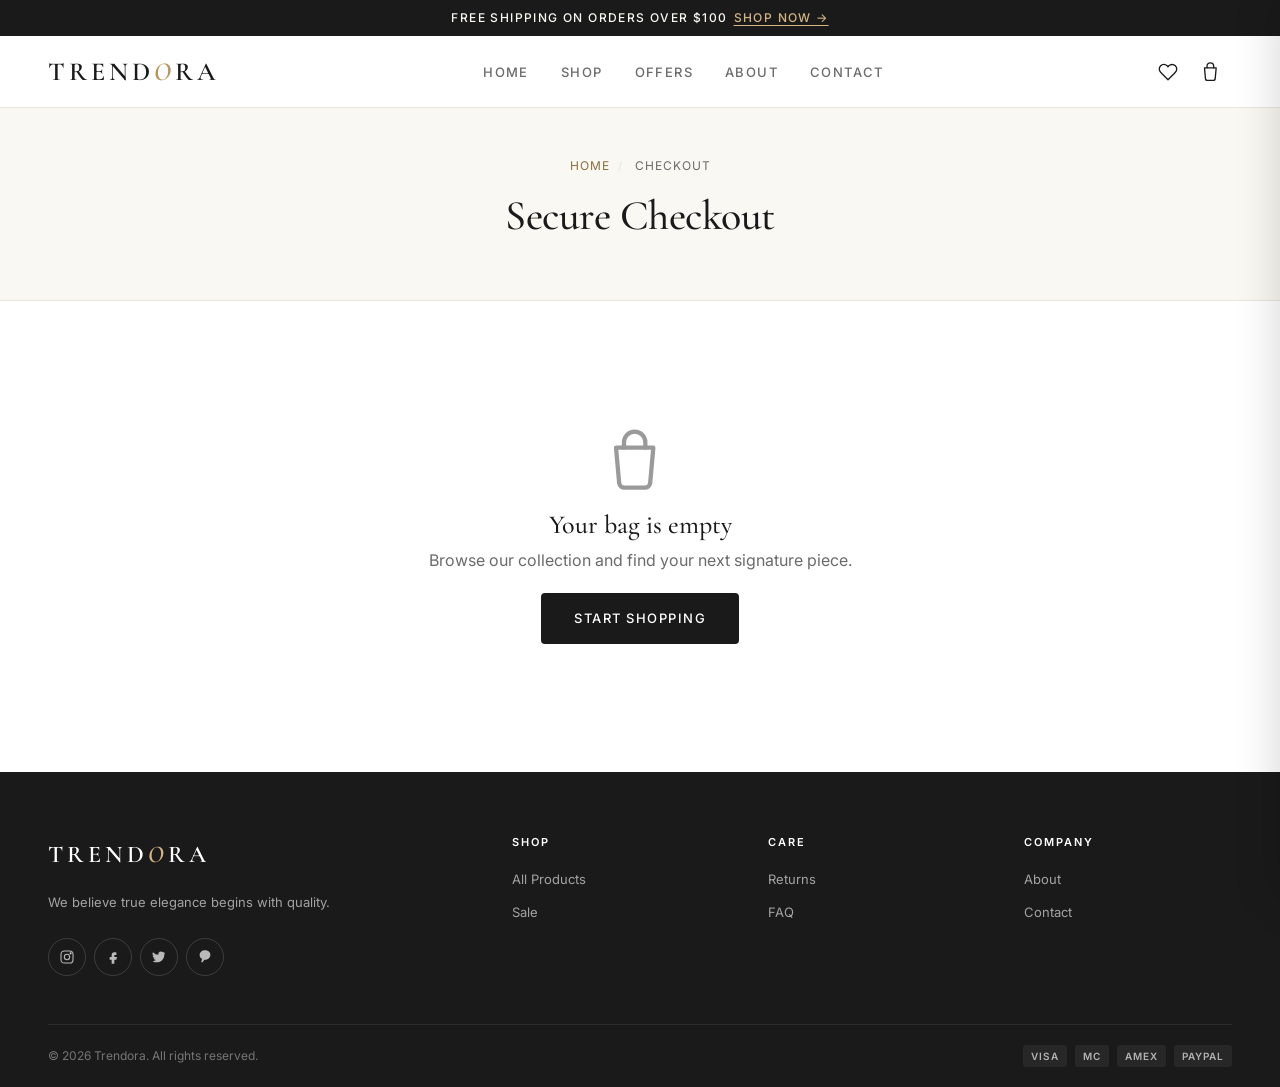
<file: checkout.html>
<!DOCTYPE html>
<html lang="en">
<head>
  <meta charset="UTF-8">
  <meta name="viewport" content="width=device-width, initial-scale=1.0">
  <title>Checkout — Trendora</title>
  <meta name="description" content="Secure checkout. 256-bit SSL encryption. Free shipping over $100.">
  <meta name="theme-color" content="#1A1A1A">
  <link rel="icon" type="image/svg+xml" href="favicon.svg">
  <link rel="stylesheet" href="style.css">
</head>
<body>
  <div class="announcement">
    Free Shipping On Orders Over $100 <a href="offers.html">Shop Now →</a>
  </div>

  <nav class="nav">
    <a href="index.html" class="logo">Trend<span>o</span>ra</a>
    <ul class="nav-links">
      <li><a href="index.html">Home</a></li>
      <li><a href="products.html">Shop</a></li>
      <li><a href="offers.html">Offers</a></li>
      <li><a href="about.html">About</a></li>
      <li><a href="contact.html">Contact</a></li>
    </ul>
    <div class="nav-right">
      <a href="#" class="icon-btn" aria-label="Wishlist">
        <span data-icon="heart"></span>
        <span class="badge-pill wish-count"></span>
      </a>
      <button class="icon-btn" aria-label="Cart" onclick="toggleCart()">
        <span data-icon="bag"></span>
        <span class="badge-pill cart-count"></span>
      </button>
      <button class="hamburger" aria-label="Menu"><span></span><span></span><span></span></button>
    </div>
  </nav>
  <div class="mobile-nav">
    <a href="index.html">Home</a><a href="products.html">Shop</a><a href="offers.html">Offers</a><a href="about.html">About</a><a href="contact.html">Contact</a>
  </div>

  <div class="page-header">
    <div class="breadcrumb"><a href="index.html">Home</a><span class="sep">/</span> Checkout</div>
    <h1>Secure Checkout</h1>
  </div>

  <div id="checkout-form" class="checkout-layout">
    <form id="co-form" novalidate>

      <!-- Step 1: Contact -->
      <h3 class="form-section-title"><span class="step-num">1</span> Contact Information</h3>
      <div class="form-row">
        <div class="form-group">
          <label class="label">First Name</label>
          <input type="text" class="input" id="fname" required>
          <div class="error-msg">Required</div>
        </div>
        <div class="form-group">
          <label class="label">Last Name</label>
          <input type="text" class="input" id="lname" required>
          <div class="error-msg">Required</div>
        </div>
      </div>
      <div class="form-group">
        <label class="label">Email Address</label>
        <input type="email" class="input" id="email" required>
        <div class="error-msg">Valid email required</div>
      </div>
      <div class="form-group">
        <label class="label">Phone Number</label>
        <input type="tel" class="input" id="phone" required>
        <div class="error-msg">Required</div>
      </div>

      <!-- Step 2: Shipping -->
      <h3 class="form-section-title" style="margin-top:32px"><span class="step-num">2</span> Shipping Address</h3>
      <div class="form-group">
        <label class="label">Street Address</label>
        <input type="text" class="input" id="street" required>
        <div class="error-msg">Required</div>
      </div>
      <div class="form-row">
        <div class="form-group">
          <label class="label">City</label>
          <input type="text" class="input" id="city" required>
          <div class="error-msg">Required</div>
        </div>
        <div class="form-group">
          <label class="label">ZIP Code</label>
          <input type="text" class="input" id="zip" required>
          <div class="error-msg">Required</div>
        </div>
      </div>
      <div class="form-group">
        <label class="label">Country</label>
        <select class="select" id="country">
          <option>United States</option>
          <option>United Kingdom</option>
          <option>Canada</option>
          <option>Australia</option>
          <option>Germany</option>
          <option>France</option>
          <option>United Arab Emirates</option>
          <option>Saudi Arabia</option>
          <option>Other</option>
        </select>
      </div>
      <div class="form-group">
        <label class="label">Order Notes (Optional)</label>
        <textarea class="textarea" rows="3" placeholder="Special delivery instructions…"></textarea>
      </div>

      <!-- Step 3: Payment -->
      <h3 class="form-section-title" style="margin-top:32px"><span class="step-num">3</span> Payment Method</h3>
      <div class="payment-options">
        <label class="payment-card active">
          <input type="radio" name="pay" value="card" checked>
          <div>
            <div class="pay-name">Credit / Debit Card</div>
            <div class="pay-desc">Visa, Mastercard, American Express</div>
          </div>
        </label>
        <label class="payment-card">
          <input type="radio" name="pay" value="paypal">
          <div>
            <div class="pay-name">PayPal</div>
            <div class="pay-desc">Pay with your PayPal balance</div>
          </div>
        </label>
        <label class="payment-card">
          <input type="radio" name="pay" value="apple">
          <div>
            <div class="pay-name">Apple Pay</div>
            <div class="pay-desc">Quick checkout with Touch / Face ID</div>
          </div>
        </label>
        <label class="payment-card">
          <input type="radio" name="pay" value="cod">
          <div>
            <div class="pay-name">Cash on Delivery</div>
            <div class="pay-desc">Pay when your order arrives</div>
          </div>
        </label>
      </div>

      <button type="submit" class="btn btn-primary confirm-btn">Confirm Order <span data-icon="arrowR"></span></button>
      <p style="text-align:center;font-size:12px;color:var(--muted);margin-top:12px">By placing your order you agree to our <a href="#" style="color:var(--gold-dark);text-decoration:underline">Terms of Service</a>.</p>
    </form>

    <!-- Order summary -->
    <aside class="order-summary-box">
      <h3>Order Summary</h3>
      <div id="order-items"></div>

      <div class="promo-row">
        <input type="text" id="promo-input" class="input" placeholder="Promo code">
        <button type="button" id="promo-btn" class="btn btn-outline">Apply</button>
      </div>
      <div id="promo-applied" class="promo-applied"></div>

      <div class="order-totals">
        <div class="row"><span>Subtotal</span><span id="co-subtotal">$0.00</span></div>
        <div class="row"><span>Shipping</span><span id="co-shipping">$0.00</span></div>
        <div class="row discount" id="co-discount-row" style="display:none"><span id="co-discount-label">Discount</span><span id="co-discount">-$0.00</span></div>
        <div class="row total"><span>Total</span><span id="co-total">$0.00</span></div>
      </div>

      <div class="checkout-trust">
        <div><span data-icon="shield"></span><span>256-bit SSL secure encryption</span></div>
        <div><span data-icon="refresh"></span><span>30-day money-back guarantee</span></div>
        <div><span data-icon="award"></span><span>1-year quality warranty</span></div>
      </div>
    </aside>
  </div>

  <!-- Success view -->
  <div id="checkout-success" class="checkout-success">
    <div class="success-icon"><span data-icon="check"></span></div>
    <h2>Order Placed Successfully!</h2>
    <p>Thank you for shopping with Trendora. A confirmation email is on its way.</p>
    <div class="order-id">Order ID: <strong id="order-id-val">—</strong></div>
    <div style="display:flex;gap:12px;justify-content:center;flex-wrap:wrap">
      <a href="index.html" class="btn btn-primary">Continue Shopping</a>
      <a href="products.html" class="btn btn-outline">Browse Products</a>
    </div>
  </div>

  <footer>
    <div class="footer-grid">
      <div>
        <div class="footer-logo">Trend<span>o</span>ra</div>
        <p class="footer-desc">We believe true elegance begins with quality.</p>
        <div class="footer-social">
          <a href="#" data-icon="ig"></a><a href="#" data-icon="fb"></a><a href="#" data-icon="tw"></a><a href="#" data-icon="pin2"></a>
        </div>
      </div>
      <div class="footer-col"><h4>Shop</h4><ul><li><a href="products.html">All Products</a></li><li><a href="offers.html">Sale</a></li></ul></div>
      <div class="footer-col"><h4>Care</h4><ul><li><a href="#">Returns</a></li><li><a href="contact.html">FAQ</a></li></ul></div>
      <div class="footer-col"><h4>Company</h4><ul><li><a href="about.html">About</a></li><li><a href="contact.html">Contact</a></li></ul></div>
    </div>
    <div class="footer-bottom">
      <span class="footer-copy">© 2026 Trendora. All rights reserved.</span>
      <div class="footer-pay">
        <span class="footer-pay-icon">VISA</span><span class="footer-pay-icon">MC</span><span class="footer-pay-icon">AMEX</span><span class="footer-pay-icon">PAYPAL</span>
      </div>
    </div>
  </footer>

  <div class="cart-overlay" id="cart-overlay" onclick="toggleCart()"></div>
  <aside class="cart-drawer" id="cart-drawer">
    <div class="cart-header">
      <h3 class="cart-title">Shopping Bag</h3>
      <button class="cart-close" onclick="toggleCart()" data-icon="close"></button>
    </div>
    <div class="cart-body" id="cart-body"></div>
    <div class="cart-footer" id="cart-footer"></div>
  </aside>

  <div id="toast"></div>
  <script src="store.js"></script>
  <script>
  document.addEventListener('DOMContentLoaded', () => {
    const checkoutForm = document.getElementById('checkout-form');

    if (!cart.length) {
      checkoutForm.innerHTML = `
        <div class="empty-cart-msg">
          <span data-icon="bag"></span>
          <h3 style="font-family:'Cormorant Garamond',serif;font-size:26px;color:var(--ink);margin-bottom:8px">Your bag is empty</h3>
          <p style="margin-bottom:20px">Browse our collection and find your next signature piece.</p>
          <a href="products.html" class="btn btn-primary">Start Shopping</a>
        </div>`;
      // Re-inject icons for the empty-cart svg
      checkoutForm.querySelectorAll('[data-icon]').forEach(el => el.innerHTML = icon(el.dataset.icon));
      return;
    }

    let appliedDiscount = { type: null, value: 0, label: '' };

    const renderSummary = () => {
      // Items
      document.getElementById('order-items').innerHTML = cart.map(item => `
        <div class="order-item">
          <div class="order-item-img">
            ${item.image
              ? `<img src="${item.image}" alt="${item.name}" onerror="this.outerHTML='<div class=&quot;product-color-fallback&quot; style=&quot;background:${item.color}&quot;></div>'">`
              : `<div class="product-color-fallback" style="background:${item.color}"></div>`}
          </div>
          <div>
            <div class="order-item-name">${item.name}</div>
            <div class="order-item-qty">Qty × ${item.qty}</div>
          </div>
          <div class="order-item-price">${formatPrice(item.price * item.qty)}</div>
        </div>`).join('');

      const subtotal = getCartTotal();
      let shipping = subtotal >= 100 ? 0 : 15;
      let discount = 0;
      let discountLabel = 'Discount';

      if (appliedDiscount.type === 'percent') {
        discount = subtotal * appliedDiscount.value;
        discountLabel = appliedDiscount.label;
      } else if (appliedDiscount.type === 'shipping') {
        shipping = 0;
        discountLabel = appliedDiscount.label;
      }

      const total = Math.max(0, subtotal - discount + shipping);

      document.getElementById('co-subtotal').textContent = formatPrice(subtotal);
      document.getElementById('co-shipping').textContent = shipping === 0 ? 'Free' : formatPrice(shipping);
      document.getElementById('co-total').textContent    = formatPrice(total);

      const dRow = document.getElementById('co-discount-row');
      if (discount > 0) {
        dRow.style.display = 'flex';
        document.getElementById('co-discount-label').textContent = discountLabel;
        document.getElementById('co-discount').textContent = '-' + formatPrice(discount);
      } else {
        dRow.style.display = 'none';
      }
    };
    renderSummary();

    // Promo code
    document.getElementById('promo-btn').onclick = () => {
      const code = document.getElementById('promo-input').value.trim().toUpperCase();
      const promo = PROMO_CODES[code];
      const applied = document.getElementById('promo-applied');
      if (promo) {
        appliedDiscount = { ...promo };
        applied.textContent = '✓ ' + promo.label + ' applied';
        applied.classList.add('show');
        showToast(promo.label + ' applied', 'success');
      } else {
        appliedDiscount = { type: null, value: 0, label: '' };
        applied.textContent = '';
        applied.classList.remove('show');
        showToast('Invalid code', 'error');
      }
      renderSummary();
    };

    // Payment radio toggle visual
    document.querySelectorAll('.payment-card').forEach(card => {
      card.addEventListener('click', () => {
        document.querySelectorAll('.payment-card').forEach(x => x.classList.remove('active'));
        card.classList.add('active');
      });
    });

    // Live email validation
    const emailField = document.getElementById('email');
    emailField.addEventListener('input', () => {
      if (emailField.value && !/^[^\s@]+@[^\s@]+\.[^\s@]+$/.test(emailField.value)) {
        emailField.classList.add('error');
      } else {
        emailField.classList.remove('error');
      }
    });

    // Submit
    document.getElementById('co-form').onsubmit = (e) => {
      e.preventDefault();
      let ok = true;

      document.querySelectorAll('.input[required]').forEach(input => {
        const isEmail = input.type === 'email';
        const hasValue = input.value.trim();
        const validEmail = isEmail ? /^[^\s@]+@[^\s@]+\.[^\s@]+$/.test(input.value) : true;
        if (!hasValue || !validEmail) {
          input.classList.add('error');
          ok = false;
        } else {
          input.classList.remove('error');
        }
      });

      if (!ok) {
        showToast('Please fill in required fields', 'error');
        return;
      }

      // Generate order ID
      const orderId = 'TRD-' + Date.now().toString().slice(-8);
      document.getElementById('order-id-val').textContent = orderId;

      // Save to history (for demo)
      const orders = JSON.parse(localStorage.getItem('trendora_orders') || '[]');
      orders.push({ id: orderId, items: cart, total: getCartTotal(), date: new Date().toISOString() });
      localStorage.setItem('trendora_orders', JSON.stringify(orders));

      // Show success
      checkoutForm.style.display = 'none';
      const success = document.getElementById('checkout-success');
      success.classList.add('show');

      // Empty cart
      cart = [];
      localStorage.setItem('trendora_cart', '[]');
      updateCartUI();

      window.scrollTo({ top: 0, behavior: 'smooth' });
    };
  });
  </script>
</body>
</html>
</file>
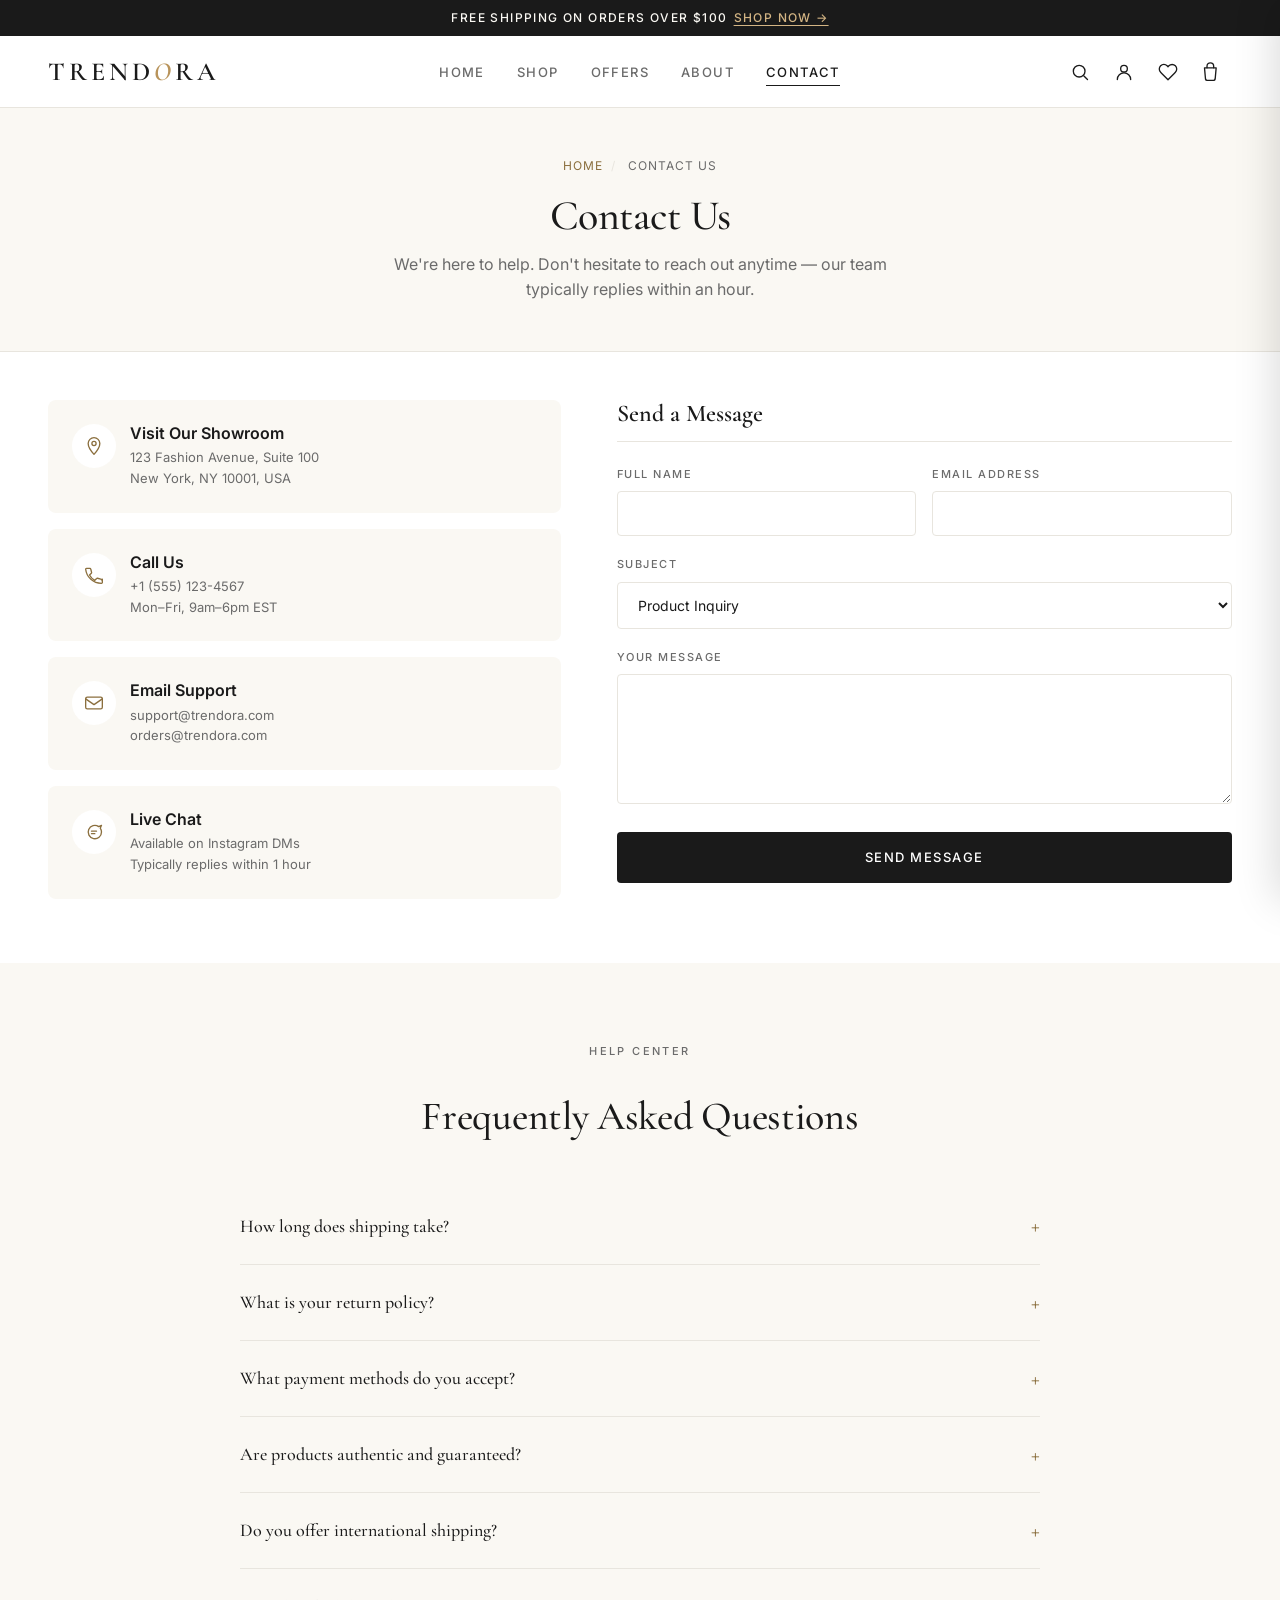
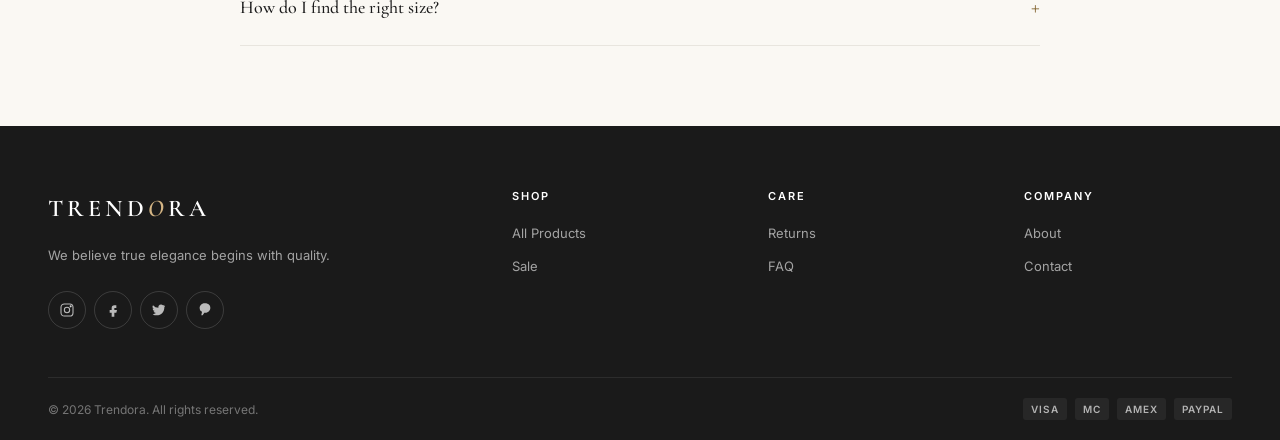
<file: contact.html>
<!DOCTYPE html>
<html lang="en">
<head>
  <meta charset="UTF-8">
  <meta name="viewport" content="width=device-width, initial-scale=1.0">
  <title>Contact Us — Trendora</title>
  <meta name="description" content="Get in touch with the Trendora team. We're here to help with orders, sizing, returns, and styling.">
  <meta name="theme-color" content="#1A1A1A">
  <link rel="icon" type="image/svg+xml" href="favicon.svg">
  <link rel="stylesheet" href="style.css">
</head>
<body>
  <div class="announcement">
    Free Shipping On Orders Over $100 <a href="offers.html">Shop Now →</a>
  </div>

  <nav class="nav">
    <a href="index.html" class="logo">Trend<span>o</span>ra</a>
    <ul class="nav-links">
      <li><a href="index.html">Home</a></li>
      <li><a href="products.html">Shop</a></li>
      <li><a href="offers.html">Offers</a></li>
      <li><a href="about.html">About</a></li>
      <li><a href="contact.html" class="active">Contact</a></li>
    </ul>
    <div class="nav-right">
      <button class="icon-btn" aria-label="Search" data-icon="search"></button>
      <a href="#" class="icon-btn" aria-label="Account" data-icon="user"></a>
      <a href="#" class="icon-btn" aria-label="Wishlist">
        <span data-icon="heart"></span>
        <span class="badge-pill wish-count"></span>
      </a>
      <button class="icon-btn" aria-label="Cart" onclick="toggleCart()">
        <span data-icon="bag"></span>
        <span class="badge-pill cart-count"></span>
      </button>
      <button class="hamburger" aria-label="Menu"><span></span><span></span><span></span></button>
    </div>
  </nav>
  <div class="mobile-nav">
    <a href="index.html">Home</a><a href="products.html">Shop</a><a href="offers.html">Offers</a><a href="about.html">About</a><a href="contact.html">Contact</a>
  </div>

  <div class="page-header">
    <div class="breadcrumb"><a href="index.html">Home</a><span class="sep">/</span> Contact Us</div>
    <h1>Contact Us</h1>
    <p>We're here to help. Don't hesitate to reach out anytime — our team typically replies within an hour.</p>
  </div>

  <section class="contact-grid">
    <div>
      <div class="info-card">
        <div class="info-icon" data-icon="pin"></div>
        <div>
          <h3>Visit Our Showroom</h3>
          <p>123 Fashion Avenue, Suite 100<br>New York, NY 10001, USA</p>
        </div>
      </div>
      <div class="info-card">
        <div class="info-icon" data-icon="phone"></div>
        <div>
          <h3>Call Us</h3>
          <p>+1 (555) 123-4567<br>Mon–Fri, 9am–6pm EST</p>
        </div>
      </div>
      <div class="info-card">
        <div class="info-icon" data-icon="mail"></div>
        <div>
          <h3>Email Support</h3>
          <p>support@trendora.com<br>orders@trendora.com</p>
        </div>
      </div>
      <div class="info-card">
        <div class="info-icon" data-icon="chat"></div>
        <div>
          <h3>Live Chat</h3>
          <p>Available on Instagram DMs<br>Typically replies within 1 hour</p>
        </div>
      </div>
    </div>

    <div>
      <h3 class="form-section-title">Send a Message</h3>
      <form id="contact-form" novalidate>
        <div class="form-row">
          <div class="form-group">
            <label class="label">Full Name</label>
            <input type="text" class="input" required>
          </div>
          <div class="form-group">
            <label class="label">Email Address</label>
            <input type="email" class="input" required>
          </div>
        </div>
        <div class="form-group">
          <label class="label">Subject</label>
          <select class="select">
            <option>Product Inquiry</option>
            <option>Order Tracking</option>
            <option>Return or Exchange</option>
            <option>Complaint</option>
            <option>Suggestion</option>
            <option>Other</option>
          </select>
        </div>
        <div class="form-group">
          <label class="label">Your Message</label>
          <textarea class="textarea" rows="6" required></textarea>
        </div>
        <button type="submit" class="btn btn-primary btn-block">Send Message</button>
        <p id="contact-success" style="display:none;text-align:center;color:var(--success);margin-top:16px;font-size:14px">
          ✓ Your message was sent successfully. We'll be in touch soon.
        </p>
      </form>
    </div>
  </section>

  <section class="section section-soft">
    <div class="container" style="padding:0;max-width:800px">
      <div class="section-header" style="justify-content:center;text-align:center;flex-direction:column;align-items:center">
        <span class="eyebrow">Help Center</span>
        <h2>Frequently Asked Questions</h2>
      </div>

      <div class="faq-item">
        <div class="faq-q">How long does shipping take?</div>
        <div class="faq-a">
          Standard shipping takes 3–5 business days within the US. International orders typically arrive in 7–14 business days.
          Express options are available at checkout. You'll receive a tracking link via email once your order ships.
        </div>
      </div>
      <div class="faq-item">
        <div class="faq-q">What is your return policy?</div>
        <div class="faq-a">
          We accept returns within 30 days of delivery. Items must be in original condition with tags attached.
          Returns are completely free — we'll cover the prepaid shipping label. Refunds are processed within 5 business days of receipt.
        </div>
      </div>
      <div class="faq-item">
        <div class="faq-q">What payment methods do you accept?</div>
        <div class="faq-a">
          We accept Visa, Mastercard, American Express, PayPal, Apple Pay, and Cash on Delivery in select regions.
          All payments are secured with 256-bit SSL encryption.
        </div>
      </div>
      <div class="faq-item">
        <div class="faq-q">Are products authentic and guaranteed?</div>
        <div class="faq-a">
          Yes — every Trendora product is 100% authentic and crafted from premium materials.
          Each item ships with a certificate of authenticity and a 1-year quality warranty.
        </div>
      </div>
      <div class="faq-item">
        <div class="faq-q">Do you offer international shipping?</div>
        <div class="faq-a">
          Yes — we ship worldwide. Shipping fees and delivery times depend on the destination and are calculated at checkout.
          Customs and import duties (if any) are the responsibility of the recipient.
        </div>
      </div>
      <div class="faq-item">
        <div class="faq-q">How do I find the right size?</div>
        <div class="faq-a">
          Each product page includes a detailed size guide with measurements. If you're between sizes, we recommend going up.
          Still unsure? Contact our styling team and we'll help you choose.
        </div>
      </div>
    </div>
  </section>

  <footer>
    <div class="footer-grid">
      <div>
        <div class="footer-logo">Trend<span>o</span>ra</div>
        <p class="footer-desc">We believe true elegance begins with quality.</p>
        <div class="footer-social">
          <a href="#" data-icon="ig"></a><a href="#" data-icon="fb"></a><a href="#" data-icon="tw"></a><a href="#" data-icon="pin2"></a>
        </div>
      </div>
      <div class="footer-col"><h4>Shop</h4><ul><li><a href="products.html">All Products</a></li><li><a href="offers.html">Sale</a></li></ul></div>
      <div class="footer-col"><h4>Care</h4><ul><li><a href="#">Returns</a></li><li><a href="contact.html">FAQ</a></li></ul></div>
      <div class="footer-col"><h4>Company</h4><ul><li><a href="about.html">About</a></li><li><a href="contact.html">Contact</a></li></ul></div>
    </div>
    <div class="footer-bottom">
      <span class="footer-copy">© 2026 Trendora. All rights reserved.</span>
      <div class="footer-pay">
        <span class="footer-pay-icon">VISA</span><span class="footer-pay-icon">MC</span><span class="footer-pay-icon">AMEX</span><span class="footer-pay-icon">PAYPAL</span>
      </div>
    </div>
  </footer>

  <div class="cart-overlay" id="cart-overlay" onclick="toggleCart()"></div>
  <aside class="cart-drawer" id="cart-drawer">
    <div class="cart-header">
      <h3 class="cart-title">Shopping Bag</h3>
      <button class="cart-close" onclick="toggleCart()" data-icon="close"></button>
    </div>
    <div class="cart-body" id="cart-body"></div>
    <div class="cart-footer" id="cart-footer"></div>
  </aside>

  <div id="toast"></div>
  <script src="store.js"></script>
  <script>
  document.getElementById('contact-form').addEventListener('submit', e => {
    e.preventDefault();
    document.getElementById('contact-success').style.display = 'block';
    e.target.reset();
    showToast('Message sent — we will be in touch soon', 'success');
  });
  </script>
</body>
</html>
</file>
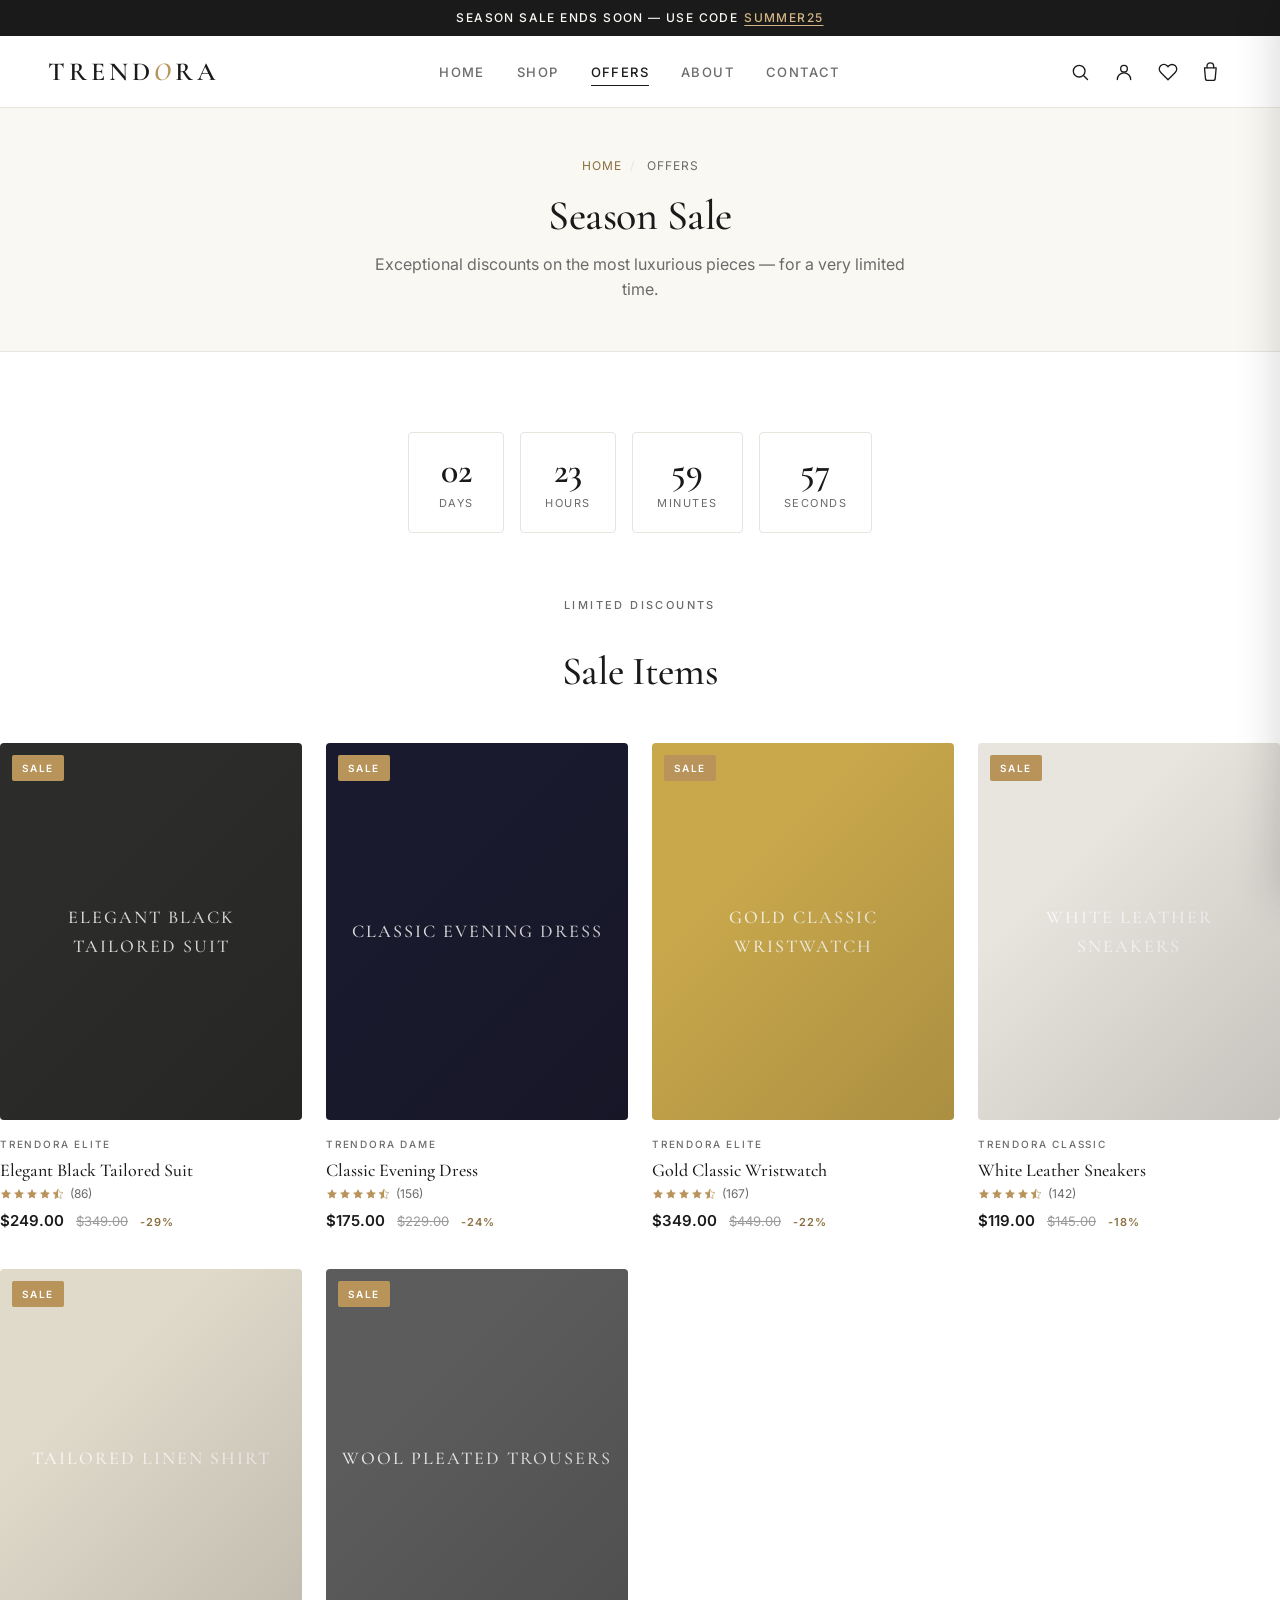
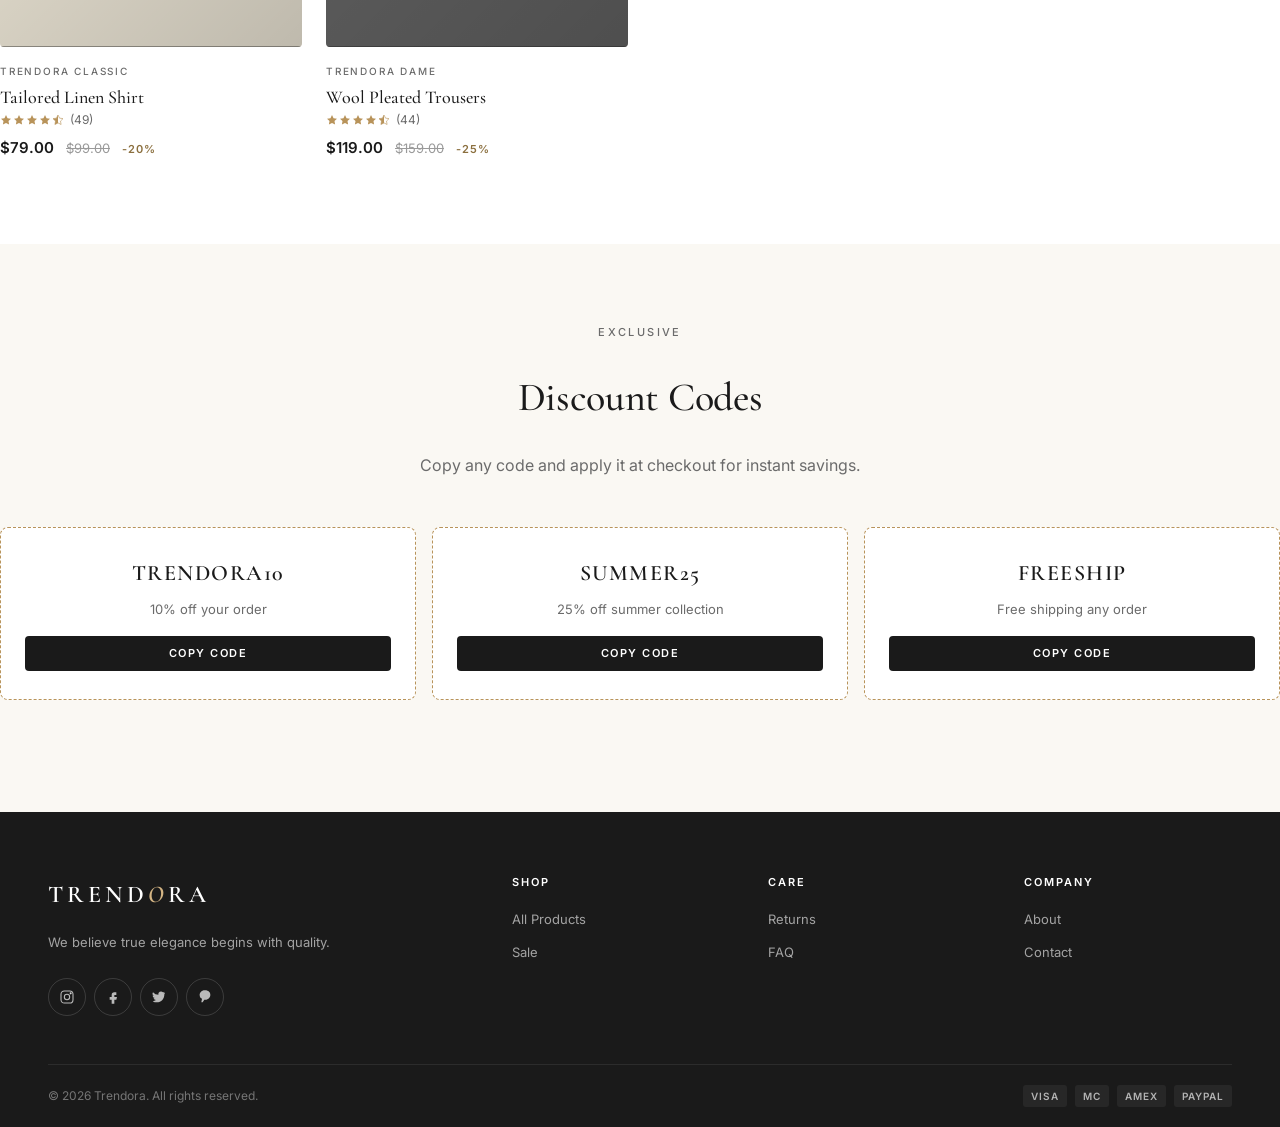
<file: offers.html>
<!DOCTYPE html>
<html lang="en">
<head>
  <meta charset="UTF-8">
  <meta name="viewport" content="width=device-width, initial-scale=1.0">
  <title>Season Offers — Trendora</title>
  <meta name="description" content="Limited time discounts up to 25% off on selected pieces. Use exclusive promo codes at checkout.">
  <meta name="theme-color" content="#1A1A1A">
  <link rel="icon" type="image/svg+xml" href="favicon.svg">
  <link rel="stylesheet" href="style.css">
</head>
<body>
  <div class="announcement">
    Season Sale Ends Soon — Use Code <a href="#codes">SUMMER25</a>
  </div>

  <nav class="nav">
    <a href="index.html" class="logo">Trend<span>o</span>ra</a>
    <ul class="nav-links">
      <li><a href="index.html">Home</a></li>
      <li><a href="products.html">Shop</a></li>
      <li><a href="offers.html" class="active">Offers</a></li>
      <li><a href="about.html">About</a></li>
      <li><a href="contact.html">Contact</a></li>
    </ul>
    <div class="nav-right">
      <button class="icon-btn" aria-label="Search" data-icon="search"></button>
      <a href="#" class="icon-btn" aria-label="Account" data-icon="user"></a>
      <a href="#" class="icon-btn" aria-label="Wishlist">
        <span data-icon="heart"></span>
        <span class="badge-pill wish-count"></span>
      </a>
      <button class="icon-btn" aria-label="Cart" onclick="toggleCart()">
        <span data-icon="bag"></span>
        <span class="badge-pill cart-count"></span>
      </button>
      <button class="hamburger" aria-label="Menu"><span></span><span></span><span></span></button>
    </div>
  </nav>
  <div class="mobile-nav">
    <a href="index.html">Home</a><a href="products.html">Shop</a><a href="offers.html">Offers</a><a href="about.html">About</a><a href="contact.html">Contact</a>
  </div>

  <div class="page-header">
    <div class="breadcrumb"><a href="index.html">Home</a><span class="sep">/</span> Offers</div>
    <h1>Season Sale</h1>
    <p>Exceptional discounts on the most luxurious pieces — for a very limited time.</p>
  </div>

  <section class="section" style="padding-top:48px">
    <div class="container" style="padding:0">
      <div class="countdown" id="countdown">
        <div class="cd-box"><div class="cd-num" id="days">00</div><div class="cd-label">Days</div></div>
        <div class="cd-box"><div class="cd-num" id="hours">00</div><div class="cd-label">Hours</div></div>
        <div class="cd-box"><div class="cd-num" id="minutes">00</div><div class="cd-label">Minutes</div></div>
        <div class="cd-box"><div class="cd-num" id="seconds">00</div><div class="cd-label">Seconds</div></div>
      </div>

      <div class="section-header" style="justify-content:center;flex-direction:column;align-items:center;text-align:center">
        <span class="eyebrow">Limited Discounts</span>
        <h2>Sale Items</h2>
      </div>
      <div id="sale-grid" class="products-grid"></div>
    </div>
  </section>

  <section class="section section-soft" id="codes">
    <div class="container" style="padding:0">
      <div class="section-header" style="justify-content:center;flex-direction:column;align-items:center;text-align:center">
        <span class="eyebrow">Exclusive</span>
        <h2>Discount Codes</h2>
        <p style="margin-top:8px">Copy any code and apply it at checkout for instant savings.</p>
      </div>
      <div class="code-grid">
        <div class="code-item">
          <div class="code-name">TRENDORA10</div>
          <div class="code-desc">10% off your order</div>
          <button class="copy-btn" data-code="TRENDORA10">Copy Code</button>
        </div>
        <div class="code-item">
          <div class="code-name">SUMMER25</div>
          <div class="code-desc">25% off summer collection</div>
          <button class="copy-btn" data-code="SUMMER25">Copy Code</button>
        </div>
        <div class="code-item">
          <div class="code-name">FREESHIP</div>
          <div class="code-desc">Free shipping any order</div>
          <button class="copy-btn" data-code="FREESHIP">Copy Code</button>
        </div>
      </div>
    </div>
  </section>

  <footer>
    <div class="footer-grid">
      <div>
        <div class="footer-logo">Trend<span>o</span>ra</div>
        <p class="footer-desc">We believe true elegance begins with quality.</p>
        <div class="footer-social">
          <a href="#" data-icon="ig"></a><a href="#" data-icon="fb"></a><a href="#" data-icon="tw"></a><a href="#" data-icon="pin2"></a>
        </div>
      </div>
      <div class="footer-col"><h4>Shop</h4><ul><li><a href="products.html">All Products</a></li><li><a href="offers.html">Sale</a></li></ul></div>
      <div class="footer-col"><h4>Care</h4><ul><li><a href="#">Returns</a></li><li><a href="contact.html">FAQ</a></li></ul></div>
      <div class="footer-col"><h4>Company</h4><ul><li><a href="about.html">About</a></li><li><a href="contact.html">Contact</a></li></ul></div>
    </div>
    <div class="footer-bottom">
      <span class="footer-copy">© 2026 Trendora. All rights reserved.</span>
      <div class="footer-pay">
        <span class="footer-pay-icon">VISA</span><span class="footer-pay-icon">MC</span><span class="footer-pay-icon">AMEX</span><span class="footer-pay-icon">PAYPAL</span>
      </div>
    </div>
  </footer>

  <div class="cart-overlay" id="cart-overlay" onclick="toggleCart()"></div>
  <aside class="cart-drawer" id="cart-drawer">
    <div class="cart-header">
      <h3 class="cart-title">Shopping Bag</h3>
      <button class="cart-close" onclick="toggleCart()" data-icon="close"></button>
    </div>
    <div class="cart-body" id="cart-body"></div>
    <div class="cart-footer" id="cart-footer"></div>
  </aside>

  <div id="toast"></div>
  <script src="store.js"></script>
  <script>
  document.addEventListener('DOMContentLoaded', () => {
    /* Countdown to 3 days from now */
    const end = new Date();
    end.setDate(end.getDate() + 3);
    const tick = () => {
      const diff = end - new Date();
      if (diff <= 0) return;
      document.getElementById('days').textContent    = String(Math.floor(diff / 864e5)).padStart(2, '0');
      document.getElementById('hours').textContent   = String(Math.floor((diff % 864e5) / 36e5)).padStart(2, '0');
      document.getElementById('minutes').textContent = String(Math.floor((diff % 36e5) / 6e4)).padStart(2, '0');
      document.getElementById('seconds').textContent = String(Math.floor((diff % 6e4) / 1e3)).padStart(2, '0');
    };
    tick();
    setInterval(tick, 1000);

    /* Render sale items */
    const sale = PRODUCTS.filter(p => p.oldPrice);
    document.getElementById('sale-grid').innerHTML = sale.map(renderProductCard).join('');

    /* Copy code buttons */
    document.querySelectorAll('.copy-btn').forEach(btn => {
      btn.onclick = () => {
        navigator.clipboard.writeText(btn.dataset.code);
        btn.textContent = 'Copied!';
        btn.classList.add('copied');
        setTimeout(() => {
          btn.textContent = 'Copy Code';
          btn.classList.remove('copied');
        }, 1500);
        showToast(`Code ${btn.dataset.code} copied`, 'success');
      };
    });
  });
  </script>
</body>
</html>
</file>
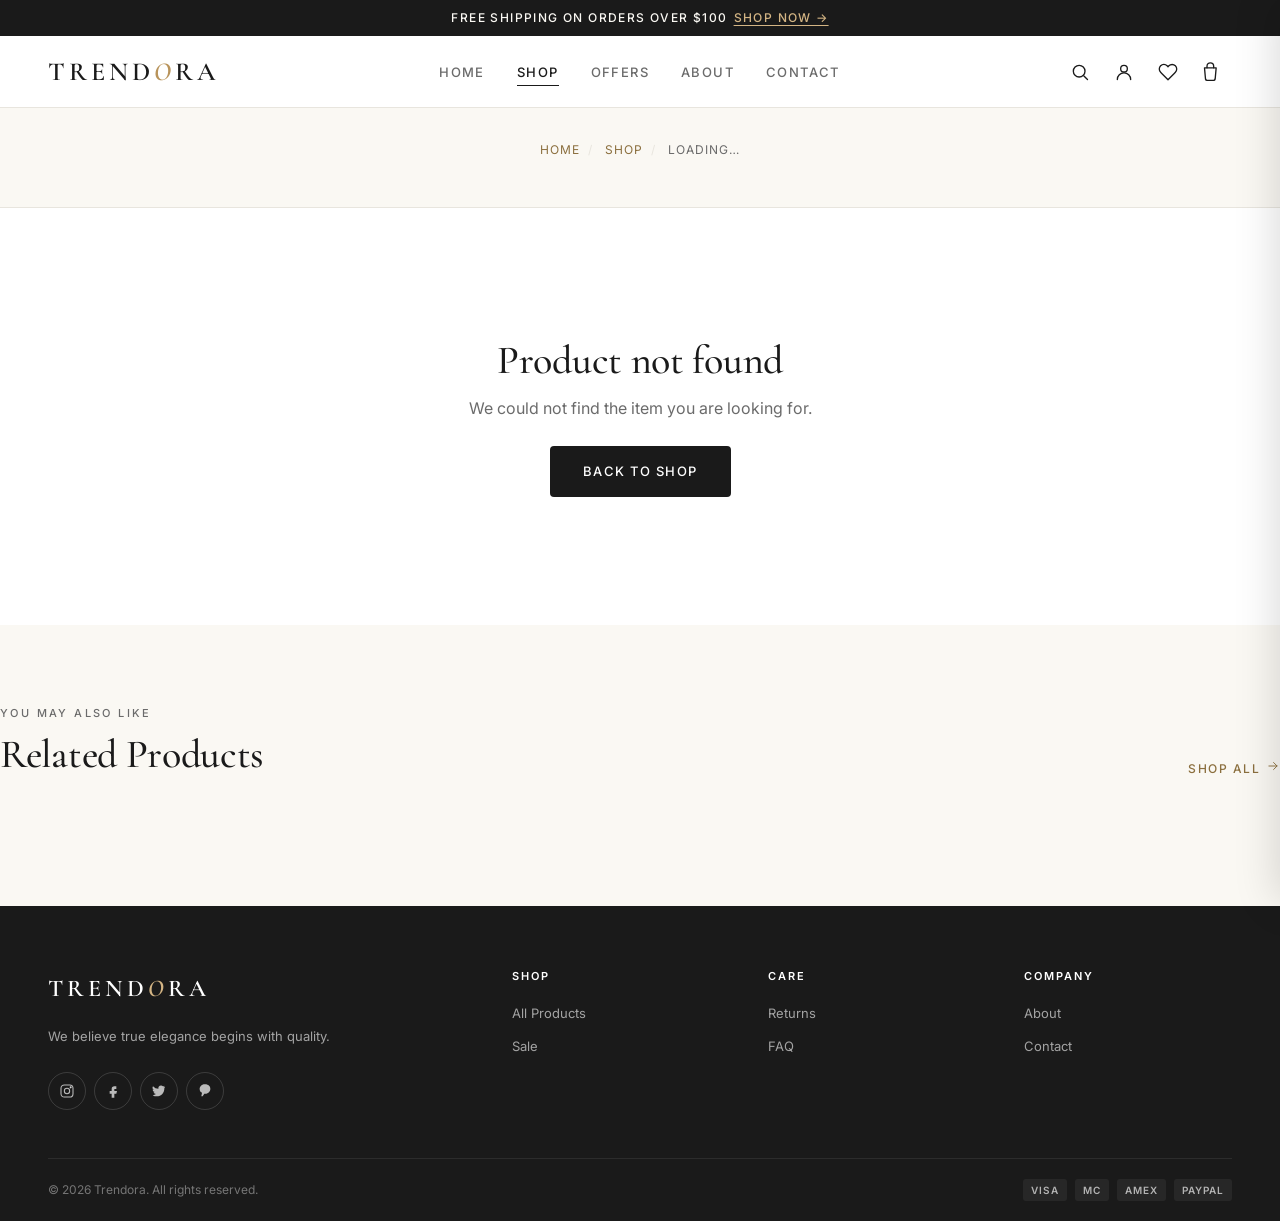
<file: product.html>
<!DOCTYPE html>
<html lang="en">
<head>
  <meta charset="UTF-8">
  <meta name="viewport" content="width=device-width, initial-scale=1.0">
  <title>Product Detail — Trendora</title>
  <meta name="description" content="Discover this signature Trendora piece in detail.">
  <meta name="theme-color" content="#1A1A1A">
  <link rel="icon" type="image/svg+xml" href="favicon.svg">
  <link rel="stylesheet" href="style.css">
</head>
<body>
  <div class="announcement">
    Free Shipping On Orders Over $100 <a href="offers.html">Shop Now →</a>
  </div>

  <nav class="nav">
    <a href="index.html" class="logo">Trend<span>o</span>ra</a>
    <ul class="nav-links">
      <li><a href="index.html">Home</a></li>
      <li><a href="products.html" class="active">Shop</a></li>
      <li><a href="offers.html">Offers</a></li>
      <li><a href="about.html">About</a></li>
      <li><a href="contact.html">Contact</a></li>
    </ul>
    <div class="nav-right">
      <button class="icon-btn" aria-label="Search" data-icon="search"></button>
      <a href="#" class="icon-btn" aria-label="Account" data-icon="user"></a>
      <a href="#" class="icon-btn" aria-label="Wishlist">
        <span data-icon="heart"></span>
        <span class="badge-pill wish-count"></span>
      </a>
      <button class="icon-btn" aria-label="Cart" onclick="toggleCart()">
        <span data-icon="bag"></span>
        <span class="badge-pill cart-count"></span>
      </button>
      <button class="hamburger" aria-label="Menu"><span></span><span></span><span></span></button>
    </div>
  </nav>
  <div class="mobile-nav">
    <a href="index.html">Home</a><a href="products.html">Shop</a><a href="offers.html">Offers</a><a href="about.html">About</a><a href="contact.html">Contact</a>
  </div>

  <div class="page-header" style="padding-top:32px; padding-bottom:32px">
    <div class="breadcrumb" id="breadcrumb">
      <a href="index.html">Home</a><span class="sep">/</span> <a href="products.html">Shop</a><span class="sep">/</span> <span id="bc-name">Loading…</span>
    </div>
  </div>

  <main class="product-layout" id="product-container">
    <!-- product detail injected via JS -->
  </main>

  <section class="section section-soft">
    <div class="container" style="padding:0">
      <div class="section-header">
        <div>
          <span class="eyebrow">You May Also Like</span>
          <h2>Related Products</h2>
        </div>
        <a href="products.html" class="section-link">Shop All <span data-icon="arrowR"></span></a>
      </div>
      <div id="related-grid" class="products-grid"></div>
    </div>
  </section>

  <footer>
    <div class="footer-grid">
      <div>
        <div class="footer-logo">Trend<span>o</span>ra</div>
        <p class="footer-desc">We believe true elegance begins with quality.</p>
        <div class="footer-social">
          <a href="#" data-icon="ig"></a><a href="#" data-icon="fb"></a><a href="#" data-icon="tw"></a><a href="#" data-icon="pin2"></a>
        </div>
      </div>
      <div class="footer-col"><h4>Shop</h4><ul><li><a href="products.html">All Products</a></li><li><a href="offers.html">Sale</a></li></ul></div>
      <div class="footer-col"><h4>Care</h4><ul><li><a href="#">Returns</a></li><li><a href="contact.html">FAQ</a></li></ul></div>
      <div class="footer-col"><h4>Company</h4><ul><li><a href="about.html">About</a></li><li><a href="contact.html">Contact</a></li></ul></div>
    </div>
    <div class="footer-bottom">
      <span class="footer-copy">© 2026 Trendora. All rights reserved.</span>
      <div class="footer-pay">
        <span class="footer-pay-icon">VISA</span><span class="footer-pay-icon">MC</span><span class="footer-pay-icon">AMEX</span><span class="footer-pay-icon">PAYPAL</span>
      </div>
    </div>
  </footer>

  <div class="cart-overlay" id="cart-overlay" onclick="toggleCart()"></div>
  <aside class="cart-drawer" id="cart-drawer">
    <div class="cart-header">
      <h3 class="cart-title">Shopping Bag</h3>
      <button class="cart-close" onclick="toggleCart()" data-icon="close"></button>
    </div>
    <div class="cart-body" id="cart-body"></div>
    <div class="cart-footer" id="cart-footer"></div>
  </aside>

  <div id="toast"></div>
  <script src="store.js"></script>
  <script>
  document.addEventListener('DOMContentLoaded', () => {
    const params = new URLSearchParams(window.location.search);
    const id = parseInt(params.get('id'));
    const p = PRODUCTS.find(x => x.id === id);
    const container = document.getElementById('product-container');

    if (!p) {
      container.innerHTML = '<div style="grid-column:1/-1;text-align:center;padding:80px 20px"><h2>Product not found</h2><p style="margin:12px 0 24px">We could not find the item you are looking for.</p><a class="btn btn-primary" href="products.html">Back to Shop</a></div>';
      return;
    }

    document.getElementById('bc-name').textContent = p.name;
    document.title = `${p.name} — Trendora`;

    const gallery = (p.gallery && p.gallery.length) ? p.gallery : (p.image ? [p.image] : []);
    const oldPriceHtml = p.oldPrice ? `<span class="pd-price-old">${formatPrice(p.oldPrice)}</span><span class="pd-save-pill">Save ${Math.round((1 - p.price / p.oldPrice) * 100)}%</span>` : '';
    const stockTxt = p.stock <= 5 ? `Only ${p.stock} left in stock` : 'In Stock';
    const inWish = isInWishlist(p.id);

    container.innerHTML = `
      <div class="pd-gallery">
        <div class="gallery-main" id="gallery-main">
          ${gallery.length ? `<img src="${gallery[0]}" alt="${p.name}" id="main-img"
            onerror="this.outerHTML='<div class=&quot;product-color-fallback&quot; style=&quot;background:${p.color}&quot;>${p.name}</div>'">`
          : `<div class="product-color-fallback" style="background:${p.color}">${p.name}</div>`}
        </div>
        ${gallery.length > 1 ? `<div class="gallery-thumbs">
          ${gallery.map((src, i) => `<div class="gallery-thumb ${i === 0 ? 'active' : ''}" data-src="${src}"><img src="${src}" alt="" loading="lazy"></div>`).join('')}
        </div>` : ''}
      </div>

      <div class="pd-info">
        <span class="eyebrow">${p.brand}</span>
        <h1>${p.name}</h1>

        <div class="pd-rating">
          <span class="stars">${renderStars(p.rating)}</span>
          <span>${p.rating.toFixed(1)} · ${p.reviews} reviews</span>
        </div>

        <div class="pd-price-row">
          <span class="pd-price">${formatPrice(p.price)}</span>
          ${oldPriceHtml}
        </div>

        <p class="pd-desc">${p.desc}</p>

        <div class="pd-options">
          <div class="pd-option-row">
            <div class="pd-option-label">
              <span>Size</span>
              <span class="pd-option-link">Size Guide →</span>
            </div>
            <div class="pd-sizes" id="pd-sizes">
              ${['XS','S','M','L','XL'].map((s, i) => `<button class="pd-size-btn ${i === 1 ? 'active' : ''}">${s}</button>`).join('')}
            </div>
          </div>

          <div class="pd-option-row">
            <div class="pd-option-label">
              <span>Color</span>
            </div>
            <div class="pd-colors" id="pd-colors">
              ${[p.color, '#2C2C2A', '#C4A882'].map((c, i) => `<button class="pd-color-btn ${i === 0 ? 'active' : ''}" style="background:${c}" aria-label="Color"></button>`).join('')}
            </div>
          </div>
        </div>

        <div class="pd-purchase">
          <div class="pd-qty">
            <button id="pd-minus" aria-label="Decrease">−</button>
            <span id="pd-qty">1</span>
            <button id="pd-plus" aria-label="Increase">+</button>
          </div>
          <button class="btn btn-primary pd-buy" id="pd-add">${icon('bag')} Add to Bag</button>
          <button class="btn-icon ${inWish ? 'active' : ''}" id="pd-wish" data-wish="${p.id}" aria-label="Wishlist" style="width:48px;height:48px">${inWish ? icon('heartFill') : icon('heart')}</button>
        </div>

        <div class="pd-meta">
          <div>${icon('check')}<strong>Availability</strong> ${stockTxt}</div>
          <div>${icon('truck')}<strong>Shipping</strong> Free over $100 · 3-5 business days</div>
          <div>${icon('refresh')}<strong>Returns</strong> Free 30-day returns</div>
          <div>${icon('shield')}<strong>Warranty</strong> 1-year quality guarantee</div>
        </div>

        <div class="pd-features">
          <div class="pd-feature">${icon('award')}<span>Authenticity Guarantee</span></div>
          <div class="pd-feature">${icon('leaf')}<span>Sustainable Materials</span></div>
          <div class="pd-feature">${icon('gift')}<span>Premium Gift Box</span></div>
          <div class="pd-feature">${icon('scissors')}<span>Hand-finished Detail</span></div>
        </div>
      </div>
    `;

    // Quantity controls
    let qty = 1;
    const qe = document.getElementById('pd-qty');
    document.getElementById('pd-minus').onclick = () => { if (qty > 1) { qty--; qe.textContent = qty; } };
    document.getElementById('pd-plus').onclick = () => { if (qty < p.stock) { qty++; qe.textContent = qty; } };

    // Size & color toggles
    document.querySelectorAll('#pd-sizes .pd-size-btn').forEach(btn => {
      btn.onclick = () => {
        document.querySelectorAll('#pd-sizes .pd-size-btn').forEach(x => x.classList.remove('active'));
        btn.classList.add('active');
      };
    });
    document.querySelectorAll('#pd-colors .pd-color-btn').forEach(btn => {
      btn.onclick = () => {
        document.querySelectorAll('#pd-colors .pd-color-btn').forEach(x => x.classList.remove('active'));
        btn.classList.add('active');
      };
    });

    // Gallery thumb switching
    document.querySelectorAll('.gallery-thumb').forEach(t => {
      t.onclick = () => {
        document.querySelectorAll('.gallery-thumb').forEach(x => x.classList.remove('active'));
        t.classList.add('active');
        const main = document.getElementById('main-img');
        if (main) main.src = t.dataset.src;
      };
    });

    // Add to cart
    document.getElementById('pd-add').onclick = () => addToCart(p.id, qty);

    // Wishlist
    document.getElementById('pd-wish').onclick = () => toggleWishlist(p.id);

    // Related products
    const related = PRODUCTS.filter(x => x.category === p.category && x.id !== p.id).slice(0, 4);
    document.getElementById('related-grid').innerHTML = related.map(renderProductCard).join('');
  });
  </script>
</body>
</html>
</file>
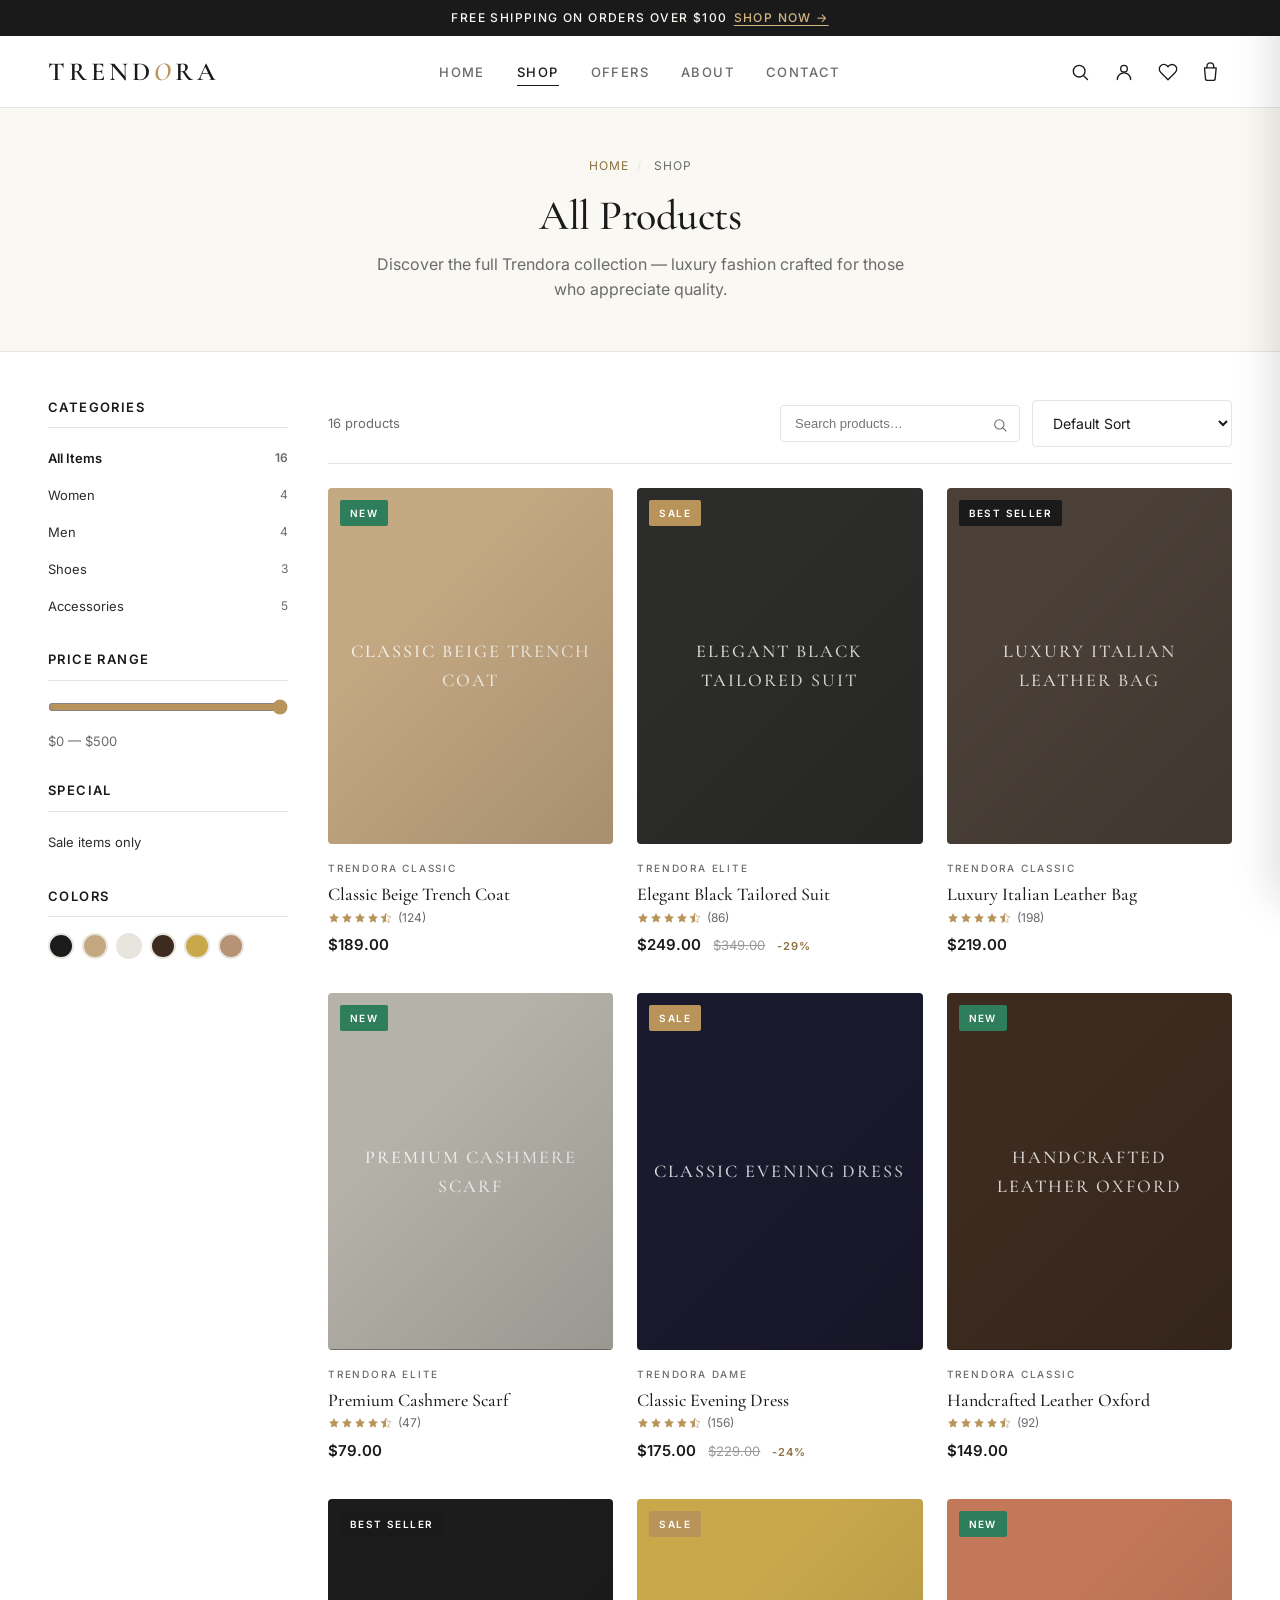
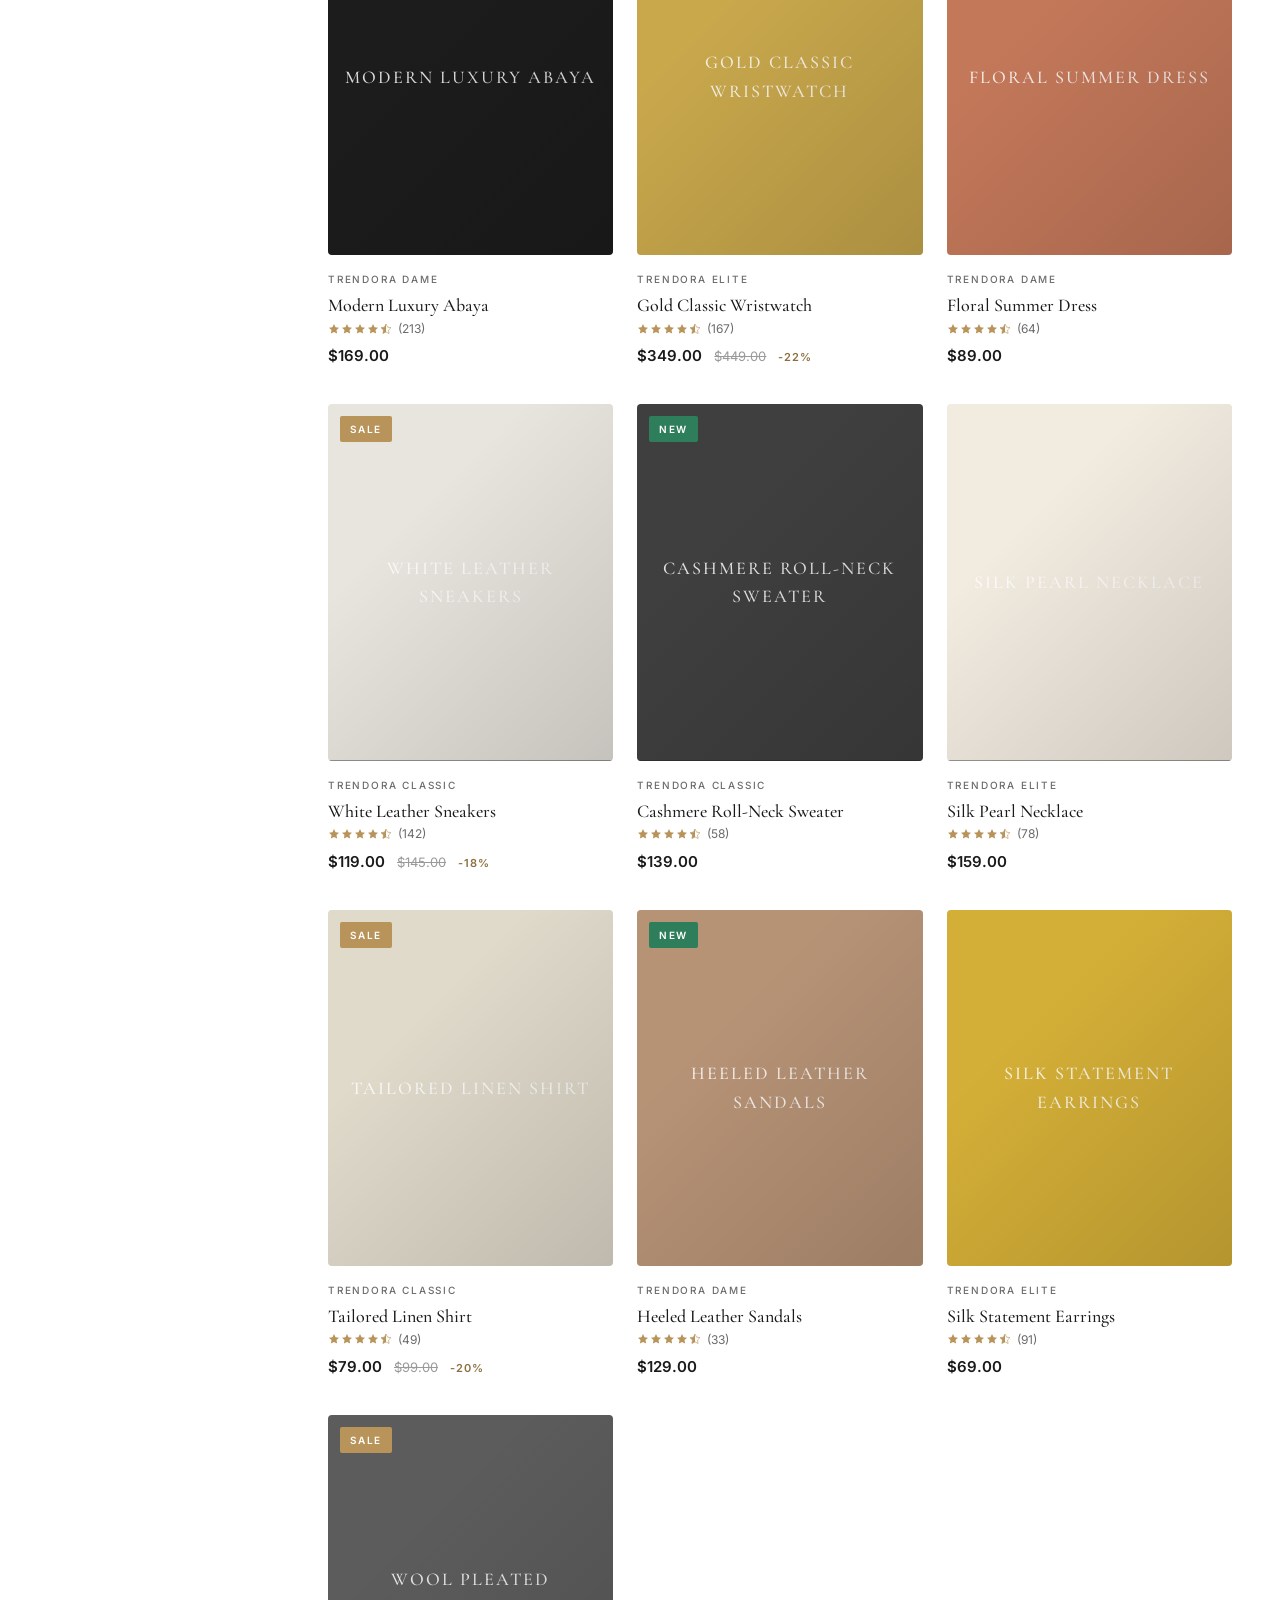
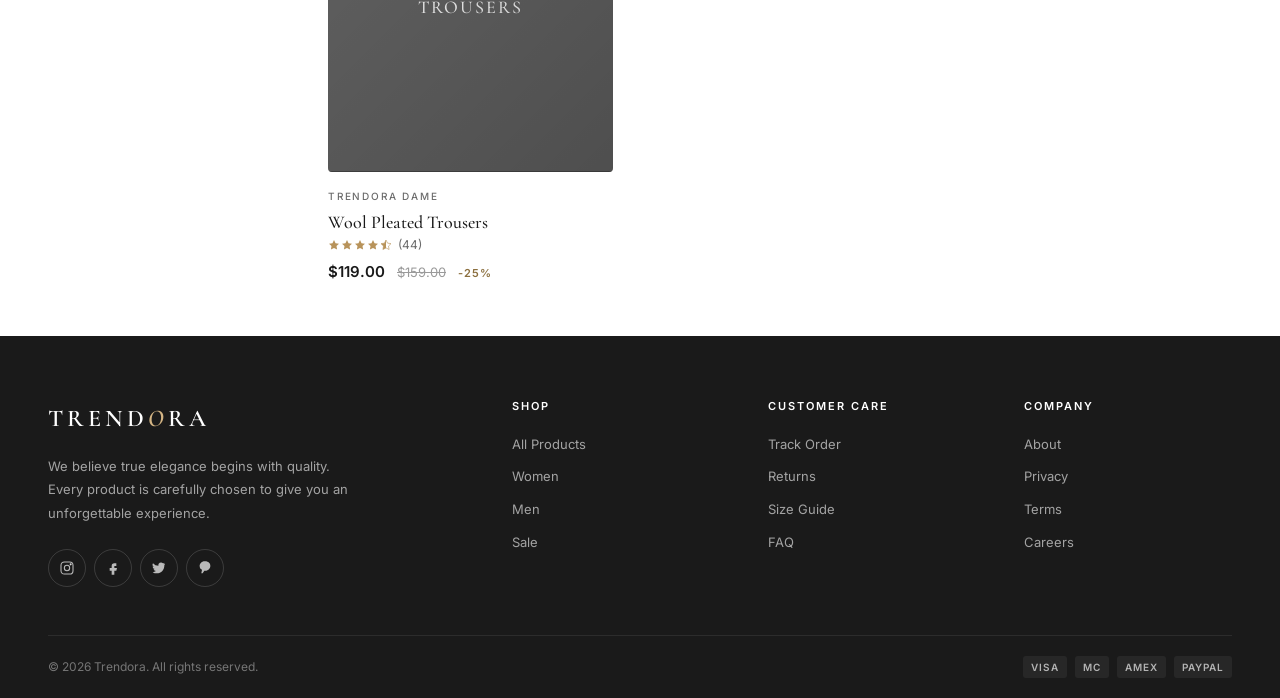
<file: products.html>
<!DOCTYPE html>
<html lang="en">
<head>
  <meta charset="UTF-8">
  <meta name="viewport" content="width=device-width, initial-scale=1.0">
  <title>Shop All Products — Trendora</title>
  <meta name="description" content="Browse the complete Trendora collection. Filter by category, price, size, and discover your next signature piece.">
  <meta name="theme-color" content="#1A1A1A">
  <link rel="icon" type="image/svg+xml" href="favicon.svg">
  <link rel="stylesheet" href="style.css">
</head>
<body>
  <div class="announcement">
    Free Shipping On Orders Over $100 <a href="offers.html">Shop Now →</a>
  </div>

  <nav class="nav">
    <a href="index.html" class="logo">Trend<span>o</span>ra</a>
    <ul class="nav-links">
      <li><a href="index.html">Home</a></li>
      <li><a href="products.html" class="active">Shop</a></li>
      <li><a href="offers.html">Offers</a></li>
      <li><a href="about.html">About</a></li>
      <li><a href="contact.html">Contact</a></li>
    </ul>
    <div class="nav-right">
      <button class="icon-btn" aria-label="Search" data-icon="search"></button>
      <a href="#" class="icon-btn" aria-label="Account" data-icon="user"></a>
      <a href="#" class="icon-btn" aria-label="Wishlist">
        <span data-icon="heart"></span>
        <span class="badge-pill wish-count"></span>
      </a>
      <button class="icon-btn" aria-label="Cart" onclick="toggleCart()">
        <span data-icon="bag"></span>
        <span class="badge-pill cart-count"></span>
      </button>
      <button class="hamburger" aria-label="Menu"><span></span><span></span><span></span></button>
    </div>
  </nav>
  <div class="mobile-nav">
    <a href="index.html">Home</a><a href="products.html">Shop</a><a href="offers.html">Offers</a><a href="about.html">About</a><a href="contact.html">Contact</a>
  </div>

  <div class="page-header">
    <div class="breadcrumb">
      <a href="index.html">Home</a><span class="sep">/</span> Shop
    </div>
    <h1>All Products</h1>
    <p>Discover the full Trendora collection — luxury fashion crafted for those who appreciate quality.</p>
  </div>

  <main class="shop-layout">
    <!-- SIDEBAR -->
    <aside class="shop-sidebar" id="shop-sidebar">
      <div class="filter-block">
        <h4>Categories</h4>
        <ul class="filter-list">
          <li><label data-cat="All" class="active">All Items <span class="filter-count" id="cnt-all"></span></label></li>
          <li><label data-cat="Women">Women <span class="filter-count" id="cnt-women"></span></label></li>
          <li><label data-cat="Men">Men <span class="filter-count" id="cnt-men"></span></label></li>
          <li><label data-cat="Shoes">Shoes <span class="filter-count" id="cnt-shoes"></span></label></li>
          <li><label data-cat="Accessories">Accessories <span class="filter-count" id="cnt-acc"></span></label></li>
        </ul>
      </div>

      <div class="filter-block">
        <h4>Price Range</h4>
        <input type="range" id="price-range" min="50" max="500" value="500" step="10" style="width:100%; accent-color:var(--gold)">
        <div id="price-label" style="font-size:13px; color:var(--muted); margin-top:8px">$0 — $500</div>
      </div>

      <div class="filter-block">
        <h4>Special</h4>
        <ul class="filter-list">
          <li>
            <label class="checkbox">
              <input type="checkbox" id="filter-sale">
              <span>Sale items only</span>
            </label>
          </li>
        </ul>
      </div>

      <div class="filter-block">
        <h4>Colors</h4>
        <div class="swatches">
          <button class="swatch" style="background:#1C1C1C" aria-label="Black"></button>
          <button class="swatch" style="background:#C4A882" aria-label="Beige"></button>
          <button class="swatch" style="background:#E8E5DE" aria-label="White"></button>
          <button class="swatch" style="background:#3D2B1F" aria-label="Brown"></button>
          <button class="swatch" style="background:#C9A84C" aria-label="Gold"></button>
          <button class="swatch" style="background:#B79376" aria-label="Tan"></button>
        </div>
      </div>
    </aside>

    <!-- GRID -->
    <section>
      <div class="shop-toolbar">
        <span class="results-count">Loading…</span>
        <div class="toolbar-right">
          <button class="mobile-filter-btn" onclick="document.querySelector('.shop-sidebar').classList.toggle('open')">
            <span data-icon="filter"></span> Filters
          </button>
          <div class="search-bar-wrapper">
            <input type="text" id="search-input" class="search-bar" placeholder="Search products…">
            <span class="search-icon" data-icon="search"></span>
          </div>
          <select id="sort-select" class="select" style="width:200px">
            <option value="default">Default Sort</option>
            <option value="new">Newest First</option>
            <option value="low">Price: Low to High</option>
            <option value="high">Price: High to Low</option>
            <option value="rating">Top Rated</option>
          </select>
        </div>
      </div>
      <div class="products-grid" id="products-grid"></div>
    </section>
  </main>

  <footer>
    <div class="footer-grid">
      <div>
        <div class="footer-logo">Trend<span>o</span>ra</div>
        <p class="footer-desc">We believe true elegance begins with quality. Every product is carefully chosen to give you an unforgettable experience.</p>
        <div class="footer-social">
          <a href="#" aria-label="Instagram" data-icon="ig"></a>
          <a href="#" aria-label="Facebook" data-icon="fb"></a>
          <a href="#" aria-label="Twitter" data-icon="tw"></a>
          <a href="#" aria-label="Pinterest" data-icon="pin2"></a>
        </div>
      </div>
      <div class="footer-col"><h4>Shop</h4><ul><li><a href="products.html">All Products</a></li><li><a href="products.html?cat=Women">Women</a></li><li><a href="products.html?cat=Men">Men</a></li><li><a href="offers.html">Sale</a></li></ul></div>
      <div class="footer-col"><h4>Customer Care</h4><ul><li><a href="#">Track Order</a></li><li><a href="#">Returns</a></li><li><a href="#">Size Guide</a></li><li><a href="contact.html">FAQ</a></li></ul></div>
      <div class="footer-col"><h4>Company</h4><ul><li><a href="about.html">About</a></li><li><a href="#">Privacy</a></li><li><a href="#">Terms</a></li><li><a href="#">Careers</a></li></ul></div>
    </div>
    <div class="footer-bottom">
      <span class="footer-copy">© 2026 Trendora. All rights reserved.</span>
      <div class="footer-pay">
        <span class="footer-pay-icon">VISA</span><span class="footer-pay-icon">MC</span><span class="footer-pay-icon">AMEX</span><span class="footer-pay-icon">PAYPAL</span>
      </div>
    </div>
  </footer>

  <div class="cart-overlay" id="cart-overlay" onclick="toggleCart()"></div>
  <aside class="cart-drawer" id="cart-drawer">
    <div class="cart-header">
      <h3 class="cart-title">Shopping Bag</h3>
      <button class="cart-close" onclick="toggleCart()" data-icon="close"></button>
    </div>
    <div class="cart-body" id="cart-body"></div>
    <div class="cart-footer" id="cart-footer"></div>
  </aside>

  <div id="toast"></div>
  <script src="store.js"></script>
  <script>
    document.addEventListener('DOMContentLoaded', () => {
      // Apply ?cat= URL param
      const params = new URLSearchParams(window.location.search);
      const cat = params.get('cat');
      if (cat) {
        document.querySelectorAll('[data-cat]').forEach(x => x.classList.remove('active'));
        const target = document.querySelector(`[data-cat="${cat}"]`);
        if (target) {
          target.classList.add('active');
          ShopState.category = cat;
          applyFilters();
        }
      }

      // Update sidebar counts
      const counts = {
        all: PRODUCTS.length,
        women: PRODUCTS.filter(p => p.category === 'Women').length,
        men: PRODUCTS.filter(p => p.category === 'Men').length,
        shoes: PRODUCTS.filter(p => p.category === 'Shoes').length,
        acc: PRODUCTS.filter(p => p.category === 'Accessories').length,
      };
      Object.entries(counts).forEach(([k, v]) => {
        const el = document.getElementById(`cnt-${k}`);
        if (el) el.textContent = v;
      });
    });
  </script>
</body>
</html>
</file>
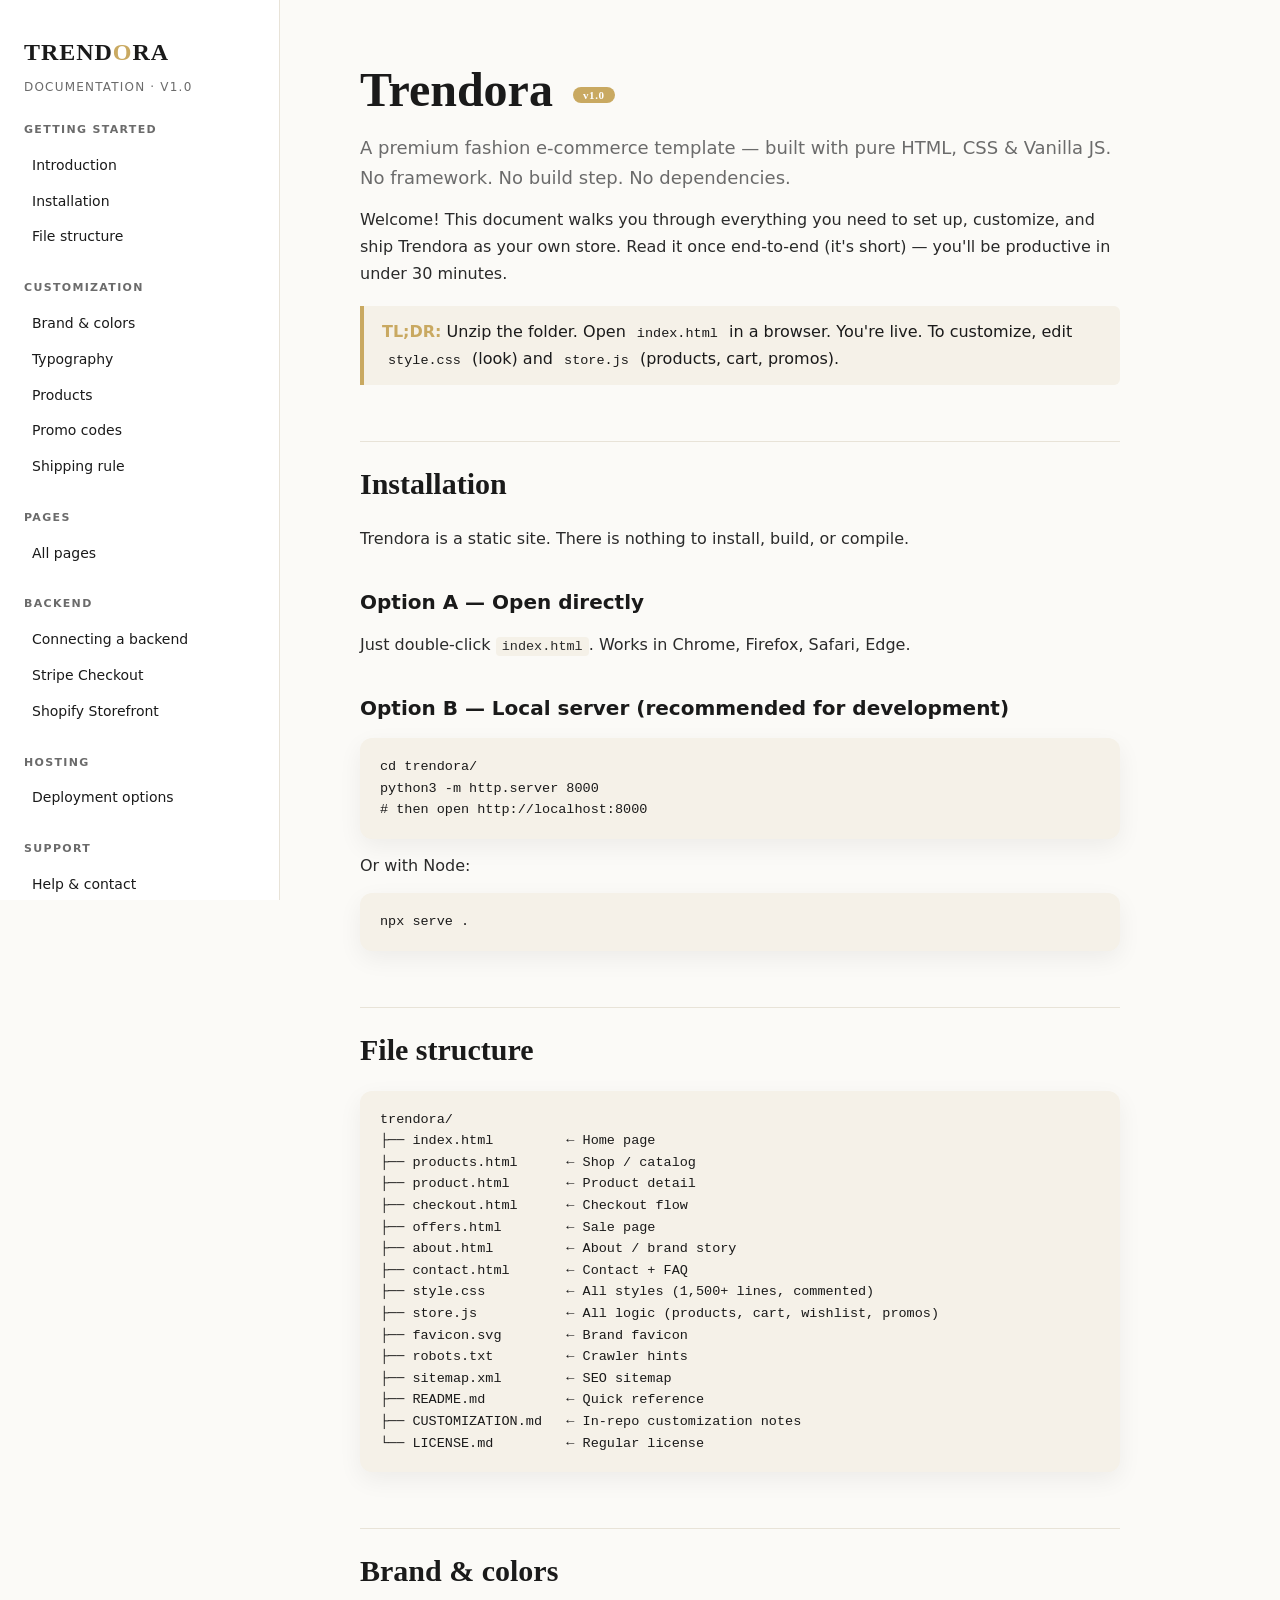
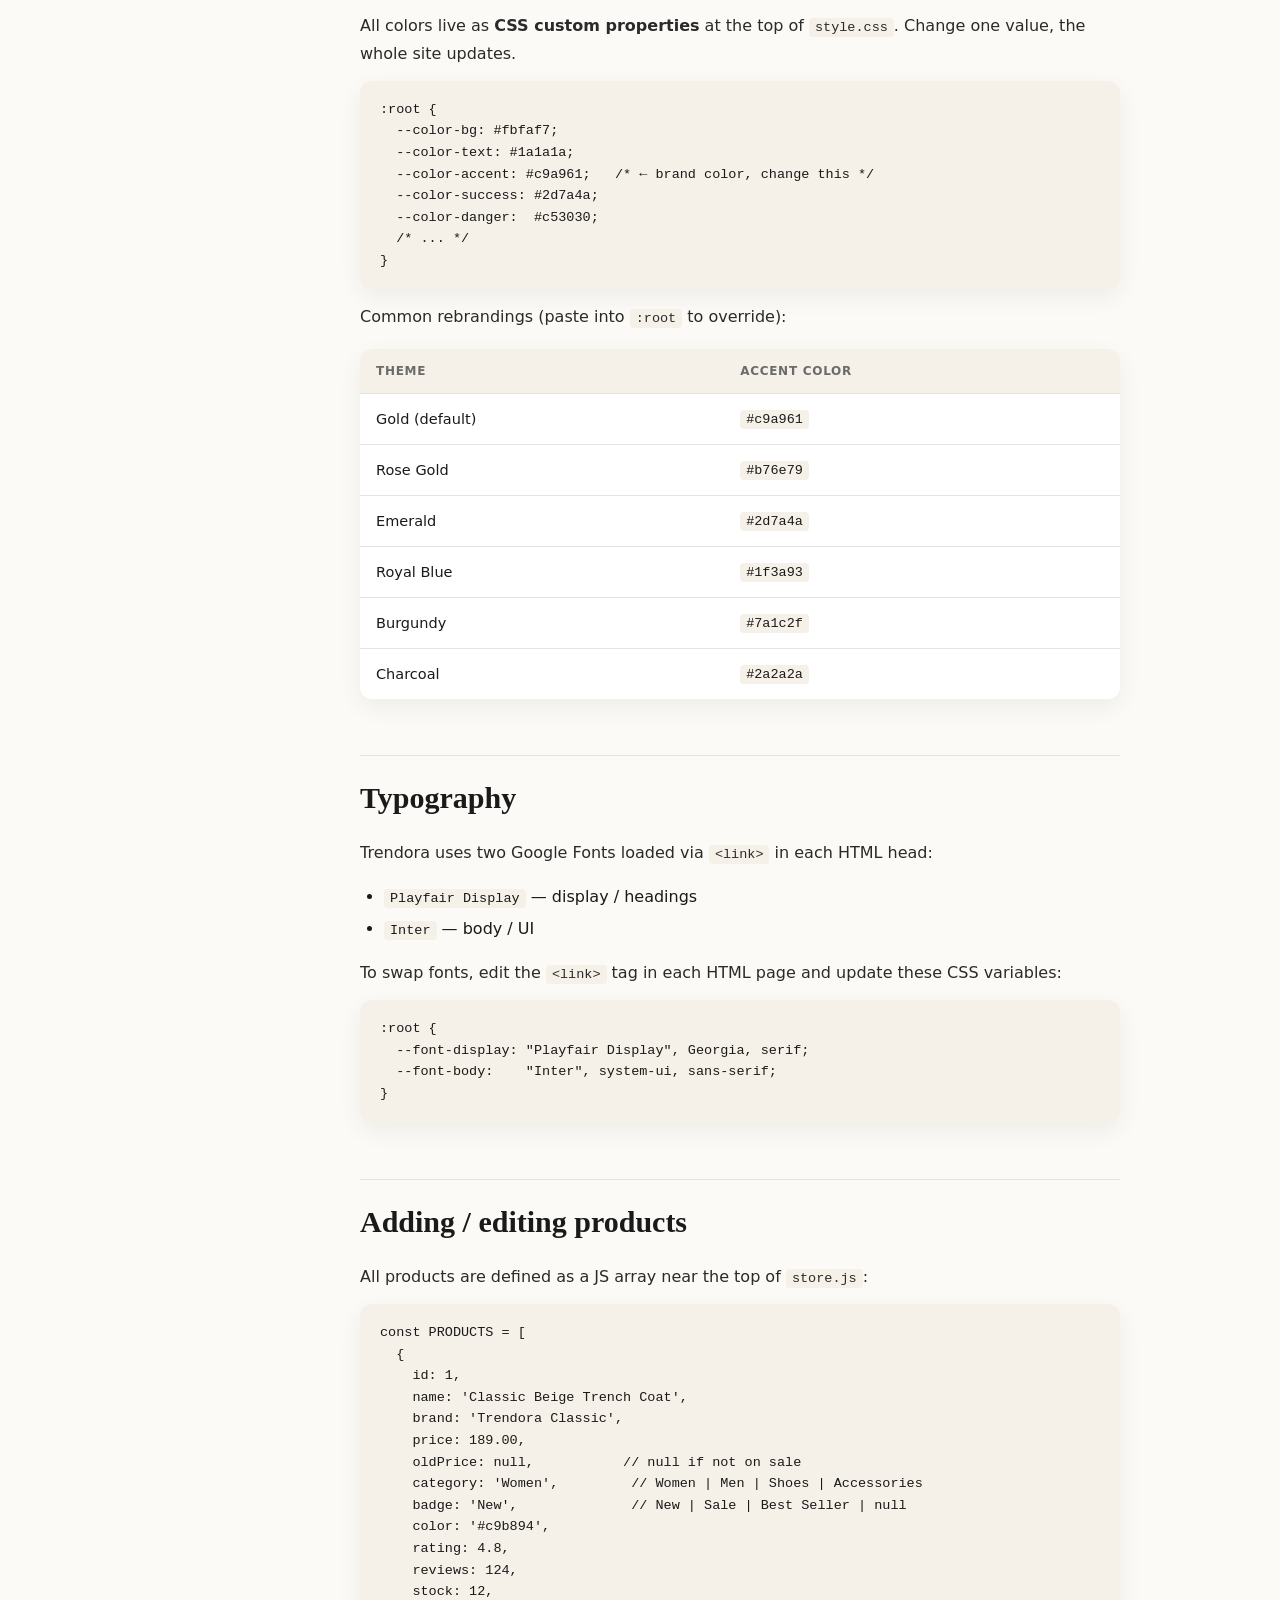
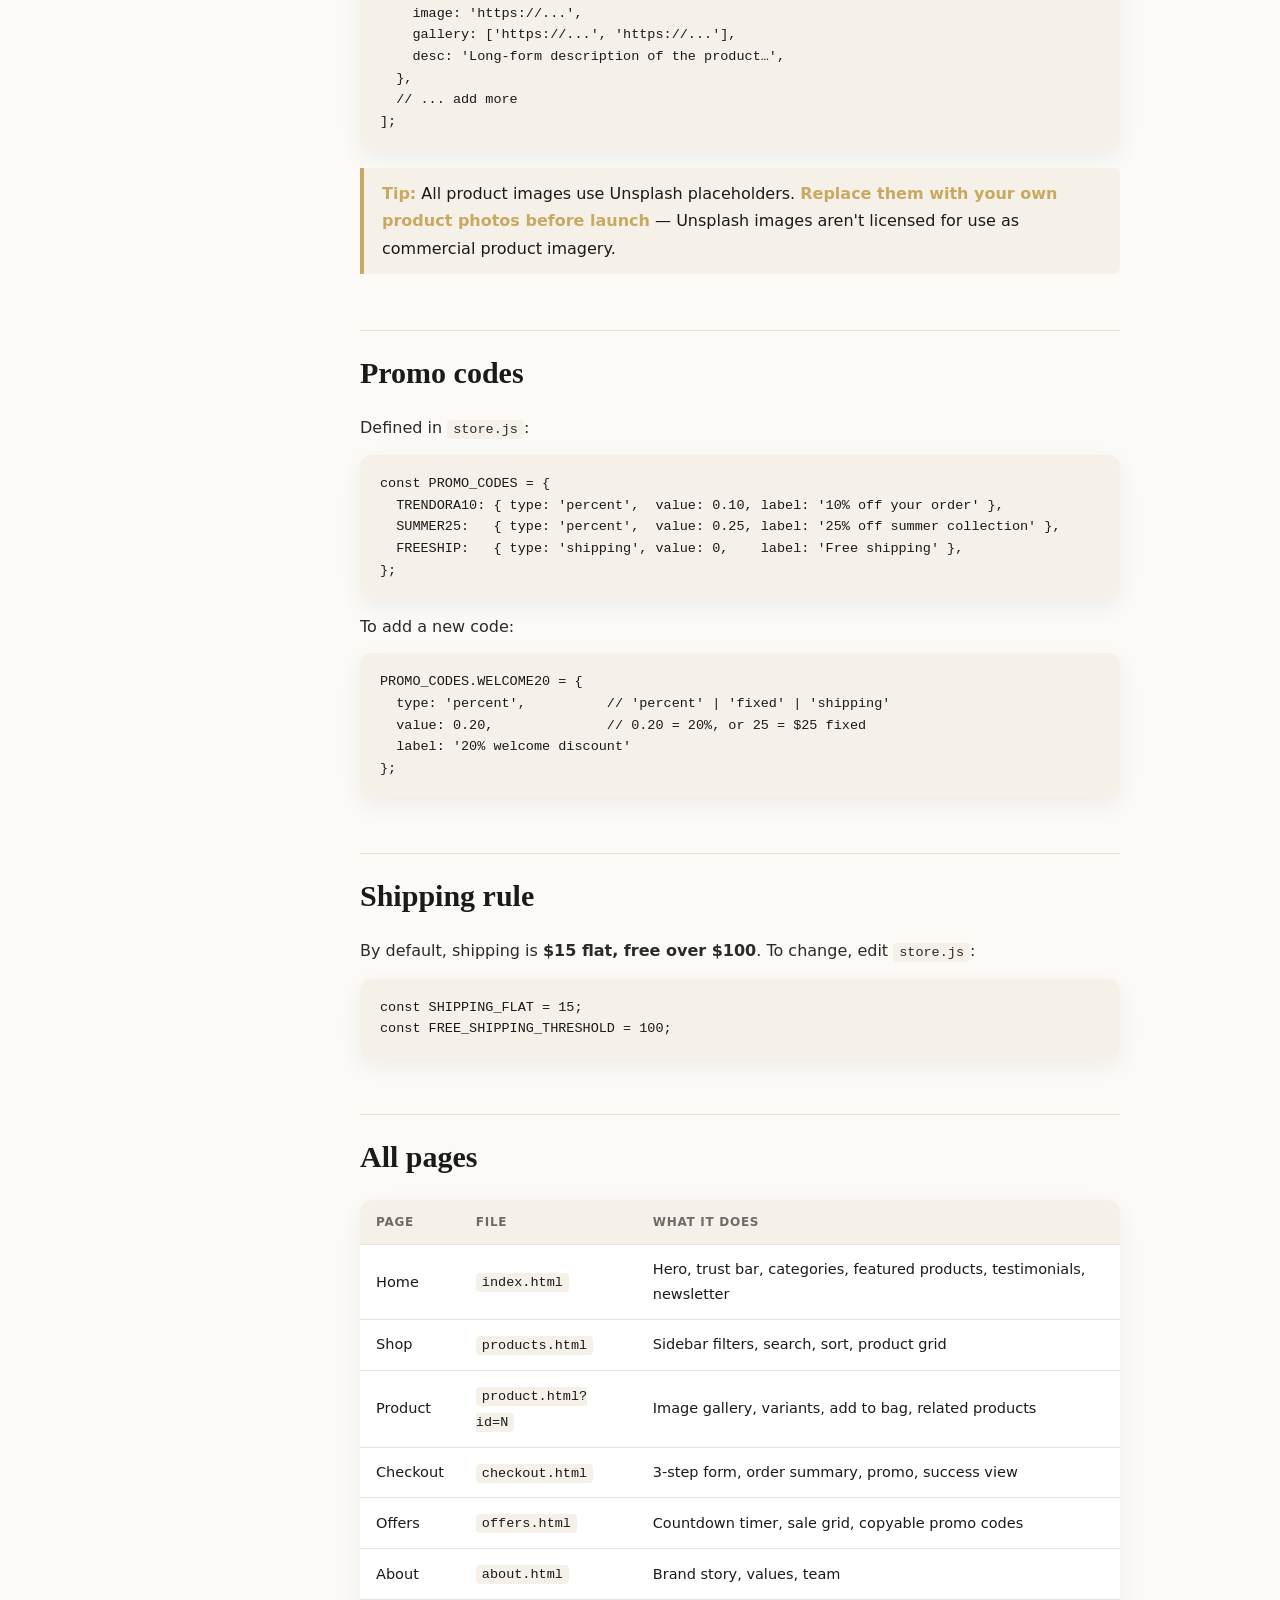
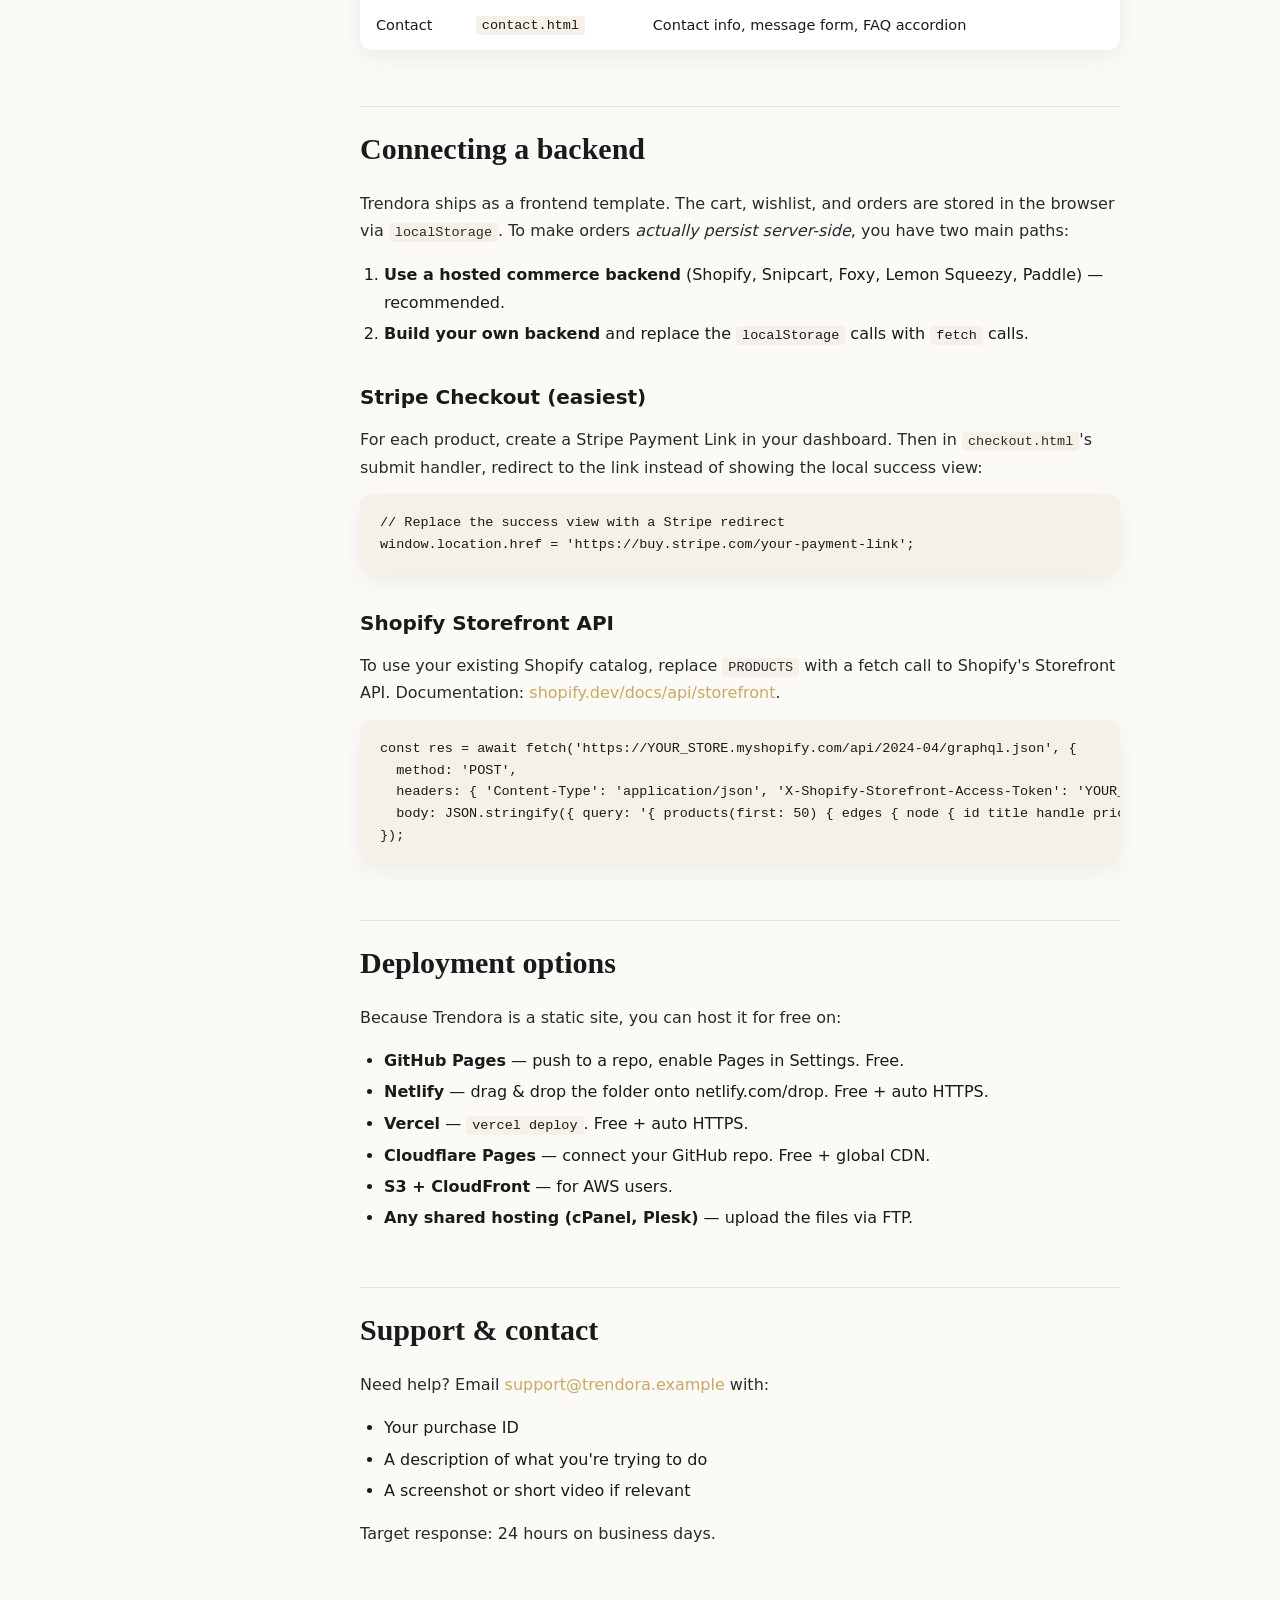
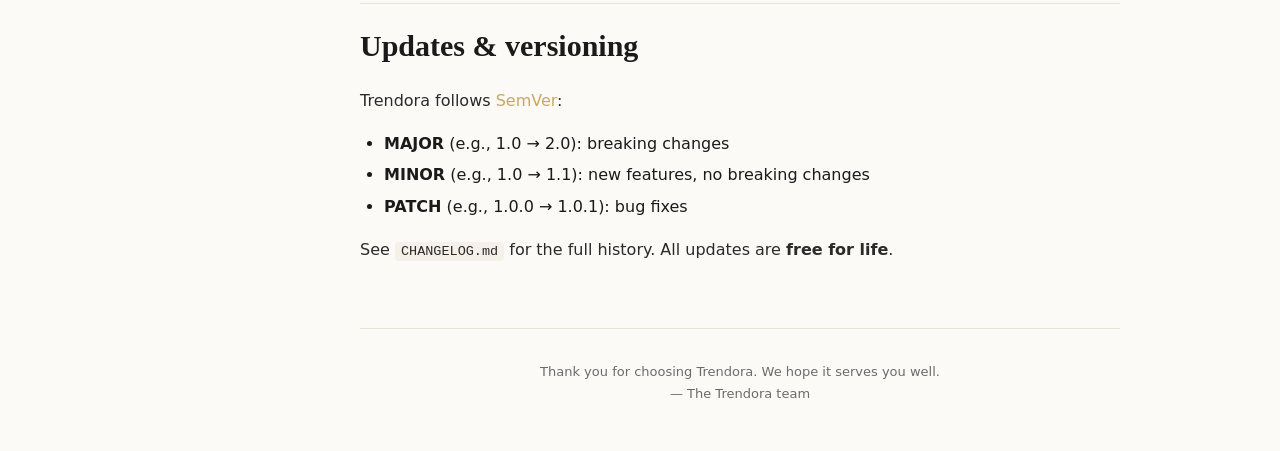
<file: marketing/documentation.html>
<!doctype html>
<html lang="en">
<head>
  <meta charset="utf-8" />
  <meta name="viewport" content="width=device-width, initial-scale=1" />
  <title>Trendora — Documentation</title>
  <style>
    /* ---------- Tokens ---------- */
    :root {
      --c-bg: #fbfaf7;
      --c-surface: #ffffff;
      --c-text: #1a1a1a;
      --c-muted: #6b6b6b;
      --c-border: #e8e3d8;
      --c-accent: #c9a961;
      --c-code-bg: #f5f1e8;
      --c-code-text: #1a1a1a;
      --r-sm: 6px;
      --r-md: 12px;
      --shadow: 0 8px 24px rgba(0, 0, 0, 0.06);
    }

    * { box-sizing: border-box; }

    html { scroll-behavior: smooth; }

    body {
      margin: 0;
      font-family: -apple-system, BlinkMacSystemFont, "Segoe UI", Inter, system-ui, sans-serif;
      font-size: 16px;
      line-height: 1.7;
      color: var(--c-text);
      background: var(--c-bg);
    }

    /* ---------- Layout ---------- */
    .layout {
      display: grid;
      grid-template-columns: 280px 1fr;
      min-height: 100vh;
    }

    aside.sidebar {
      position: sticky;
      top: 0;
      align-self: start;
      height: 100vh;
      overflow-y: auto;
      background: var(--c-surface);
      border-right: 1px solid var(--c-border);
      padding: 32px 24px;
    }

    aside.sidebar .brand {
      font-family: "Playfair Display", Georgia, serif;
      font-size: 24px;
      font-weight: 700;
      letter-spacing: 0.04em;
      margin-bottom: 4px;
    }

    aside.sidebar .brand .accent { color: var(--c-accent); }

    aside.sidebar .ver {
      font-size: 12px;
      color: var(--c-muted);
      letter-spacing: 0.1em;
      text-transform: uppercase;
      margin-bottom: 24px;
    }

    aside.sidebar nav h4 {
      margin: 24px 0 8px;
      font-size: 11px;
      letter-spacing: 0.12em;
      text-transform: uppercase;
      color: var(--c-muted);
    }

    aside.sidebar nav a {
      display: block;
      padding: 6px 8px;
      color: var(--c-text);
      text-decoration: none;
      font-size: 14px;
      border-radius: 4px;
    }

    aside.sidebar nav a:hover { background: var(--c-code-bg); color: var(--c-accent); }

    main.content {
      padding: 64px 80px;
      max-width: 920px;
    }

    /* ---------- Typography ---------- */
    h1 {
      font-family: "Playfair Display", Georgia, serif;
      font-size: 48px;
      font-weight: 700;
      line-height: 1.1;
      margin: 0 0 16px;
    }

    h2 {
      font-family: "Playfair Display", Georgia, serif;
      font-size: 30px;
      font-weight: 700;
      margin-top: 56px;
      margin-bottom: 16px;
      padding-top: 16px;
      border-top: 1px solid var(--c-border);
    }

    h3 {
      font-size: 20px;
      font-weight: 600;
      margin-top: 32px;
      margin-bottom: 8px;
    }

    p { margin: 12px 0; color: #2a2a2a; }

    a { color: var(--c-accent); text-decoration: none; }
    a:hover { text-decoration: underline; }

    ul, ol { padding-left: 24px; }
    li { margin: 4px 0; }

    /* ---------- Code ---------- */
    code {
      font-family: "SF Mono", Menlo, Monaco, Consolas, monospace;
      font-size: 13.5px;
      background: var(--c-code-bg);
      padding: 2px 6px;
      border-radius: 4px;
    }

    pre {
      background: var(--c-code-bg);
      color: var(--c-code-text);
      padding: 18px 20px;
      border-radius: var(--r-md);
      overflow-x: auto;
      font-family: "SF Mono", Menlo, Monaco, Consolas, monospace;
      font-size: 13.5px;
      line-height: 1.6;
      box-shadow: var(--shadow);
    }

    pre code {
      background: transparent;
      padding: 0;
      border-radius: 0;
    }

    /* ---------- Callouts ---------- */
    .callout {
      border-left: 4px solid var(--c-accent);
      background: var(--c-code-bg);
      padding: 12px 18px;
      margin: 18px 0;
      border-radius: 0 var(--r-sm) var(--r-sm) 0;
    }

    .callout strong { color: var(--c-accent); }

    /* ---------- Table ---------- */
    table {
      width: 100%;
      border-collapse: collapse;
      margin: 18px 0;
      font-size: 14.5px;
      background: var(--c-surface);
      border-radius: var(--r-md);
      overflow: hidden;
      box-shadow: var(--shadow);
    }

    th, td {
      padding: 12px 16px;
      text-align: left;
      border-bottom: 1px solid var(--c-border);
    }

    th {
      background: var(--c-code-bg);
      font-weight: 600;
      font-size: 12px;
      text-transform: uppercase;
      letter-spacing: 0.06em;
      color: var(--c-muted);
    }

    tr:last-child td { border-bottom: none; }

    /* ---------- Badge ---------- */
    .pill {
      display: inline-block;
      padding: 2px 10px;
      border-radius: 999px;
      font-size: 11px;
      font-weight: 600;
      letter-spacing: 0.06em;
      background: var(--c-accent);
      color: #fff;
      vertical-align: middle;
      margin-left: 8px;
    }

    /* ---------- Mobile ---------- */
    @media (max-width: 900px) {
      .layout { grid-template-columns: 1fr; }
      aside.sidebar {
        position: relative;
        height: auto;
        border-right: none;
        border-bottom: 1px solid var(--c-border);
      }
      main.content { padding: 32px 24px; }
      h1 { font-size: 36px; }
    }
  </style>
</head>
<body>
  <div class="layout">
    <!-- Sidebar -->
    <aside class="sidebar">
      <div class="brand">TREND<span class="accent">O</span>RA</div>
      <div class="ver">Documentation · v1.0</div>
      <nav>
        <h4>Getting Started</h4>
        <a href="#intro">Introduction</a>
        <a href="#install">Installation</a>
        <a href="#structure">File structure</a>

        <h4>Customization</h4>
        <a href="#brand">Brand & colors</a>
        <a href="#typography">Typography</a>
        <a href="#products">Products</a>
        <a href="#promo">Promo codes</a>
        <a href="#shipping">Shipping rule</a>

        <h4>Pages</h4>
        <a href="#pages">All pages</a>

        <h4>Backend</h4>
        <a href="#backend">Connecting a backend</a>
        <a href="#stripe">Stripe Checkout</a>
        <a href="#shopify">Shopify Storefront</a>

        <h4>Hosting</h4>
        <a href="#deploy">Deployment options</a>

        <h4>Support</h4>
        <a href="#support">Help & contact</a>
        <a href="#updates">Updates & versioning</a>
      </nav>
    </aside>

    <!-- Content -->
    <main class="content">
      <h1 id="intro">Trendora <span class="pill">v1.0</span></h1>
      <p style="font-size:18px;color:var(--c-muted)">A premium fashion e-commerce template — built with pure HTML, CSS &amp; Vanilla JS. No framework. No build step. No dependencies.</p>

      <p>Welcome! This document walks you through everything you need to set up, customize, and ship Trendora as your own store. Read it once end-to-end (it's short) — you'll be productive in under 30 minutes.</p>

      <div class="callout"><strong>TL;DR:</strong> Unzip the folder. Open <code>index.html</code> in a browser. You're live. To customize, edit <code>style.css</code> (look) and <code>store.js</code> (products, cart, promos).</div>

      <!-- Installation -->
      <h2 id="install">Installation</h2>
      <p>Trendora is a static site. There is nothing to install, build, or compile.</p>

      <h3>Option A — Open directly</h3>
      <p>Just double-click <code>index.html</code>. Works in Chrome, Firefox, Safari, Edge.</p>

      <h3>Option B — Local server (recommended for development)</h3>
      <pre><code>cd trendora/
python3 -m http.server 8000
# then open http://localhost:8000</code></pre>

      <p>Or with Node:</p>
      <pre><code>npx serve .</code></pre>

      <!-- Structure -->
      <h2 id="structure">File structure</h2>
      <pre><code>trendora/
├── index.html         ← Home page
├── products.html      ← Shop / catalog
├── product.html       ← Product detail
├── checkout.html      ← Checkout flow
├── offers.html        ← Sale page
├── about.html         ← About / brand story
├── contact.html       ← Contact + FAQ
├── style.css          ← All styles (1,500+ lines, commented)
├── store.js           ← All logic (products, cart, wishlist, promos)
├── favicon.svg        ← Brand favicon
├── robots.txt         ← Crawler hints
├── sitemap.xml        ← SEO sitemap
├── README.md          ← Quick reference
├── CUSTOMIZATION.md   ← In-repo customization notes
└── LICENSE.md         ← Regular license</code></pre>

      <!-- Brand colors -->
      <h2 id="brand">Brand &amp; colors</h2>
      <p>All colors live as <strong>CSS custom properties</strong> at the top of <code>style.css</code>. Change one value, the whole site updates.</p>

      <pre><code>:root {
  --color-bg: #fbfaf7;
  --color-text: #1a1a1a;
  --color-accent: #c9a961;   /* ← brand color, change this */
  --color-success: #2d7a4a;
  --color-danger:  #c53030;
  /* ... */
}</code></pre>

      <p>Common rebrandings (paste into <code>:root</code> to override):</p>

      <table>
        <tr><th>Theme</th><th>Accent color</th></tr>
        <tr><td>Gold (default)</td><td><code>#c9a961</code></td></tr>
        <tr><td>Rose Gold</td><td><code>#b76e79</code></td></tr>
        <tr><td>Emerald</td><td><code>#2d7a4a</code></td></tr>
        <tr><td>Royal Blue</td><td><code>#1f3a93</code></td></tr>
        <tr><td>Burgundy</td><td><code>#7a1c2f</code></td></tr>
        <tr><td>Charcoal</td><td><code>#2a2a2a</code></td></tr>
      </table>

      <!-- Typography -->
      <h2 id="typography">Typography</h2>
      <p>Trendora uses two Google Fonts loaded via <code>&lt;link&gt;</code> in each HTML head:</p>
      <ul>
        <li><code>Playfair Display</code> — display / headings</li>
        <li><code>Inter</code> — body / UI</li>
      </ul>

      <p>To swap fonts, edit the <code>&lt;link&gt;</code> tag in each HTML page and update these CSS variables:</p>

      <pre><code>:root {
  --font-display: "Playfair Display", Georgia, serif;
  --font-body:    "Inter", system-ui, sans-serif;
}</code></pre>

      <!-- Products -->
      <h2 id="products">Adding / editing products</h2>
      <p>All products are defined as a JS array near the top of <code>store.js</code>:</p>

      <pre><code>const PRODUCTS = [
  {
    id: 1,
    name: 'Classic Beige Trench Coat',
    brand: 'Trendora Classic',
    price: 189.00,
    oldPrice: null,           // null if not on sale
    category: 'Women',         // Women | Men | Shoes | Accessories
    badge: 'New',              // New | Sale | Best Seller | null
    color: '#c9b894',
    rating: 4.8,
    reviews: 124,
    stock: 12,
    image: 'https://...',
    gallery: ['https://...', 'https://...'],
    desc: 'Long-form description of the product…',
  },
  // ... add more
];</code></pre>

      <div class="callout"><strong>Tip:</strong> All product images use Unsplash placeholders. <strong>Replace them with your own product photos before launch</strong> — Unsplash images aren't licensed for use as commercial product imagery.</div>

      <!-- Promo -->
      <h2 id="promo">Promo codes</h2>
      <p>Defined in <code>store.js</code>:</p>

      <pre><code>const PROMO_CODES = {
  TRENDORA10: { type: 'percent',  value: 0.10, label: '10% off your order' },
  SUMMER25:   { type: 'percent',  value: 0.25, label: '25% off summer collection' },
  FREESHIP:   { type: 'shipping', value: 0,    label: 'Free shipping' },
};</code></pre>

      <p>To add a new code:</p>

      <pre><code>PROMO_CODES.WELCOME20 = {
  type: 'percent',          // 'percent' | 'fixed' | 'shipping'
  value: 0.20,              // 0.20 = 20%, or 25 = $25 fixed
  label: '20% welcome discount'
};</code></pre>

      <!-- Shipping -->
      <h2 id="shipping">Shipping rule</h2>
      <p>By default, shipping is <strong>$15 flat, free over $100</strong>. To change, edit <code>store.js</code>:</p>

      <pre><code>const SHIPPING_FLAT = 15;
const FREE_SHIPPING_THRESHOLD = 100;</code></pre>

      <!-- Pages -->
      <h2 id="pages">All pages</h2>
      <table>
        <tr><th>Page</th><th>File</th><th>What it does</th></tr>
        <tr><td>Home</td><td><code>index.html</code></td><td>Hero, trust bar, categories, featured products, testimonials, newsletter</td></tr>
        <tr><td>Shop</td><td><code>products.html</code></td><td>Sidebar filters, search, sort, product grid</td></tr>
        <tr><td>Product</td><td><code>product.html?id=N</code></td><td>Image gallery, variants, add to bag, related products</td></tr>
        <tr><td>Checkout</td><td><code>checkout.html</code></td><td>3-step form, order summary, promo, success view</td></tr>
        <tr><td>Offers</td><td><code>offers.html</code></td><td>Countdown timer, sale grid, copyable promo codes</td></tr>
        <tr><td>About</td><td><code>about.html</code></td><td>Brand story, values, team</td></tr>
        <tr><td>Contact</td><td><code>contact.html</code></td><td>Contact info, message form, FAQ accordion</td></tr>
      </table>

      <!-- Backend -->
      <h2 id="backend">Connecting a backend</h2>
      <p>Trendora ships as a frontend template. The cart, wishlist, and orders are stored in the browser via <code>localStorage</code>. To make orders <em>actually persist server-side</em>, you have two main paths:</p>
      <ol>
        <li><strong>Use a hosted commerce backend</strong> (Shopify, Snipcart, Foxy, Lemon Squeezy, Paddle) — recommended.</li>
        <li><strong>Build your own backend</strong> and replace the <code>localStorage</code> calls with <code>fetch</code> calls.</li>
      </ol>

      <h3 id="stripe">Stripe Checkout (easiest)</h3>
      <p>For each product, create a Stripe Payment Link in your dashboard. Then in <code>checkout.html</code>'s submit handler, redirect to the link instead of showing the local success view:</p>

      <pre><code>// Replace the success view with a Stripe redirect
window.location.href = 'https://buy.stripe.com/your-payment-link';</code></pre>

      <h3 id="shopify">Shopify Storefront API</h3>
      <p>To use your existing Shopify catalog, replace <code>PRODUCTS</code> with a fetch call to Shopify's Storefront API. Documentation: <a href="https://shopify.dev/docs/api/storefront" target="_blank" rel="noopener">shopify.dev/docs/api/storefront</a>.</p>

      <pre><code>const res = await fetch('https://YOUR_STORE.myshopify.com/api/2024-04/graphql.json', {
  method: 'POST',
  headers: { 'Content-Type': 'application/json', 'X-Shopify-Storefront-Access-Token': 'YOUR_TOKEN' },
  body: JSON.stringify({ query: '{ products(first: 50) { edges { node { id title handle priceRange { minVariantPrice { amount } } } } } }' }),
});</code></pre>

      <!-- Deploy -->
      <h2 id="deploy">Deployment options</h2>
      <p>Because Trendora is a static site, you can host it for free on:</p>
      <ul>
        <li><strong>GitHub Pages</strong> — push to a repo, enable Pages in Settings. Free.</li>
        <li><strong>Netlify</strong> — drag &amp; drop the folder onto netlify.com/drop. Free + auto HTTPS.</li>
        <li><strong>Vercel</strong> — <code>vercel deploy</code>. Free + auto HTTPS.</li>
        <li><strong>Cloudflare Pages</strong> — connect your GitHub repo. Free + global CDN.</li>
        <li><strong>S3 + CloudFront</strong> — for AWS users.</li>
        <li><strong>Any shared hosting (cPanel, Plesk)</strong> — upload the files via FTP.</li>
      </ul>

      <!-- Support -->
      <h2 id="support">Support &amp; contact</h2>
      <p>Need help? Email <a href="mailto:support@trendora.example">support@trendora.example</a> with:</p>
      <ul>
        <li>Your purchase ID</li>
        <li>A description of what you're trying to do</li>
        <li>A screenshot or short video if relevant</li>
      </ul>
      <p>Target response: 24 hours on business days.</p>

      <h2 id="updates">Updates &amp; versioning</h2>
      <p>Trendora follows <a href="https://semver.org" target="_blank" rel="noopener">SemVer</a>:</p>
      <ul>
        <li><strong>MAJOR</strong> (e.g., 1.0 → 2.0): breaking changes</li>
        <li><strong>MINOR</strong> (e.g., 1.0 → 1.1): new features, no breaking changes</li>
        <li><strong>PATCH</strong> (e.g., 1.0.0 → 1.0.1): bug fixes</li>
      </ul>
      <p>See <code>CHANGELOG.md</code> for the full history. All updates are <strong>free for life</strong>.</p>

      <p style="margin-top:64px;text-align:center;color:var(--c-muted);font-size:13px;border-top:1px solid var(--c-border);padding-top:32px;">
        Thank you for choosing Trendora. We hope it serves you well.<br>
        — The Trendora team
      </p>
    </main>
  </div>
</body>
</html>
</file>
<file: style.css>
/* ==========================================================================
   TRENDORA — Premium E-Commerce Template
   Version: 3.0 · Author: Trendora Studio
   --------------------------------------------------------------------------
   File: style.css
   Description: Complete design system & component styles.
   Sections:
     1.  Fonts & Reset
     2.  Design Tokens (variables)
     3.  Typography
     4.  Buttons & Form Controls
     5.  Layout Utilities
     6.  Announcement Bar
     7.  Navigation
     8.  Hero
     9.  Sections (Categories, Trust, Testimonials, Newsletter)
     10. Product Card / Grid
     11. Product Detail Page
     12. Page Header & Breadcrumbs
     13. Filter / Sort Bar & Sidebar
     14. Cart Drawer
     15. Wishlist
     16. Checkout
     17. Offers / Sale Page
     18. Contact / FAQ
     19. About Page
     20. Footer
     21. Toasts & Skeletons
     22. Animations
     23. Responsive Media Queries
   ========================================================================== */

/* 1. FONTS & RESET ---------------------------------------------------------- */
@import url('https://fonts.googleapis.com/css2?family=Cormorant+Garamond:wght@400;500;600;700&family=Inter:wght@300;400;500;600;700&display=swap');

*,
*::before,
*::after {
  box-sizing: border-box;
  margin: 0;
  padding: 0;
}

html {
  scroll-behavior: smooth;
  -webkit-text-size-adjust: 100%;
}

body {
  font-family: 'Inter', system-ui, -apple-system, sans-serif;
  color: var(--ink);
  background: var(--bg);
  line-height: 1.6;
  -webkit-font-smoothing: antialiased;
  -moz-osx-font-smoothing: grayscale;
}

img {
  max-width: 100%;
  display: block;
}

a {
  text-decoration: none;
  color: inherit;
}

button {
  font: inherit;
  cursor: pointer;
}

/* 2. DESIGN TOKENS ---------------------------------------------------------- */
:root {
  /* Brand */
  --gold: #B8935A;
  --gold-light: #D4B584;
  --gold-dark: #8B6F3E;

  /* Neutrals */
  --ink: #1A1A1A;
  --ink-2: #2C2C2C;
  --muted: #6B6B6B;
  --muted-2: #9A9A9A;
  --line: #E8E5DE;
  --line-2: #F1EFE9;
  --bg: #FFFFFF;
  --bg-soft: #FAF8F3;
  --bg-2: #F5F2EA;

  /* Status */
  --success: #2E7D5B;
  --danger: #C0392B;
  --warning: #D68910;

  /* Spacing */
  --pad-x: 48px;
  --pad-y: 80px;

  /* Radii */
  --radius-sm: 4px;
  --radius: 8px;
  --radius-lg: 14px;

  /* Shadows */
  --shadow-sm: 0 1px 2px rgba(0, 0, 0, 0.04);
  --shadow: 0 4px 16px rgba(0, 0, 0, 0.06);
  --shadow-lg: 0 12px 40px rgba(0, 0, 0, 0.08);
  --shadow-cart: -4px 0 40px rgba(0, 0, 0, 0.15);

  /* Transitions */
  --t-fast: 150ms ease;
  --t: 250ms ease;
  --t-slow: 400ms cubic-bezier(0.4, 0, 0.2, 1);

  /* Layout */
  --container: 1280px;
  --nav-h: 72px;
  --bar-h: 36px;
}

/* 3. TYPOGRAPHY ------------------------------------------------------------- */
.serif {
  font-family: 'Cormorant Garamond', Georgia, serif;
  font-weight: 500;
}

.eyebrow {
  font-size: 11px;
  letter-spacing: 2.4px;
  text-transform: uppercase;
  color: var(--muted);
  font-weight: 500;
}

h1, h2, h3, h4 {
  font-family: 'Cormorant Garamond', Georgia, serif;
  font-weight: 500;
  line-height: 1.2;
  color: var(--ink);
}

h1 { font-size: clamp(36px, 5vw, 56px); letter-spacing: -0.5px; }
h2 { font-size: clamp(28px, 3.5vw, 40px); letter-spacing: -0.3px; }
h3 { font-size: 22px; }
h4 { font-size: 18px; }

p { color: var(--muted); }

/* 4. BUTTONS & FORM CONTROLS ------------------------------------------------ */
.btn {
  display: inline-flex;
  align-items: center;
  justify-content: center;
  gap: 8px;
  padding: 14px 32px;
  font-family: inherit;
  font-size: 13px;
  font-weight: 500;
  letter-spacing: 1.5px;
  text-transform: uppercase;
  border: 1px solid transparent;
  background: transparent;
  cursor: pointer;
  transition: background var(--t), color var(--t), border-color var(--t), transform var(--t);
  white-space: nowrap;
  border-radius: var(--radius-sm);
}

.btn:hover { transform: translateY(-1px); }
.btn:active { transform: translateY(0); }

.btn-primary {
  background: var(--ink);
  color: var(--bg);
}
.btn-primary:hover {
  background: var(--gold-dark);
}

.btn-gold {
  background: var(--gold);
  color: var(--bg);
}
.btn-gold:hover { background: var(--gold-dark); }

.btn-outline {
  border-color: var(--ink);
  color: var(--ink);
}
.btn-outline:hover {
  background: var(--ink);
  color: var(--bg);
}

.btn-ghost {
  color: var(--ink);
  padding: 10px 16px;
}
.btn-ghost:hover {
  background: var(--bg-soft);
}

.btn-icon {
  width: 40px;
  height: 40px;
  padding: 0;
  border: 1px solid var(--line);
  border-radius: 50%;
  background: var(--bg);
  color: var(--ink);
  display: inline-flex;
  align-items: center;
  justify-content: center;
  transition: all var(--t);
}
.btn-icon:hover {
  border-color: var(--ink);
  background: var(--ink);
  color: var(--bg);
}

.btn-block { width: 100%; }

.input,
.select,
.textarea {
  width: 100%;
  padding: 13px 16px;
  border: 1px solid var(--line);
  background: var(--bg);
  font-family: inherit;
  font-size: 14px;
  color: var(--ink);
  border-radius: var(--radius-sm);
  transition: border-color var(--t), box-shadow var(--t);
}

.input:focus,
.select:focus,
.textarea:focus {
  outline: none;
  border-color: var(--gold);
  box-shadow: 0 0 0 3px rgba(184, 147, 90, 0.12);
}

.input.error {
  border-color: var(--danger);
}

.textarea { resize: vertical; min-height: 96px; }

.label {
  display: block;
  font-size: 11px;
  letter-spacing: 1.5px;
  text-transform: uppercase;
  margin-bottom: 8px;
  font-weight: 500;
  color: var(--muted);
}

.error-msg {
  color: var(--danger);
  font-size: 12px;
  margin-top: 4px;
  display: none;
}
.input.error + .error-msg { display: block; }

.checkbox {
  display: inline-flex;
  align-items: center;
  gap: 8px;
  cursor: pointer;
  font-size: 13px;
  color: var(--muted);
  user-select: none;
}
.checkbox input { accent-color: var(--gold); }

/* 5. LAYOUT UTILITIES ------------------------------------------------------- */
.container {
  max-width: var(--container);
  margin: 0 auto;
  padding-left: var(--pad-x);
  padding-right: var(--pad-x);
}

.section {
  padding-top: var(--pad-y);
  padding-bottom: var(--pad-y);
}

.section-tight {
  padding-top: 56px;
  padding-bottom: 56px;
}

.section-soft { background: var(--bg-soft); }
.section-dark { background: var(--ink); color: var(--bg-soft); }
.section-dark p { color: rgba(255,255,255,0.7); }
.section-dark h2 { color: var(--bg); }

.section-header {
  display: flex;
  align-items: flex-end;
  justify-content: space-between;
  gap: 24px;
  margin-bottom: 48px;
  flex-wrap: wrap;
}

.section-header h2 { margin: 0; }
.section-header .eyebrow { display: block; margin-bottom: 8px; }

.section-link {
  font-size: 12px;
  font-weight: 500;
  letter-spacing: 1.5px;
  text-transform: uppercase;
  color: var(--gold-dark);
  display: inline-flex;
  align-items: center;
  gap: 6px;
  transition: gap var(--t);
}
.section-link:hover { gap: 12px; }

.text-center { text-align: center; }
.flex { display: flex; gap: 12px; align-items: center; }
.grid { display: grid; gap: 24px; }
.mb-8 { margin-bottom: 8px; }
.mb-16 { margin-bottom: 16px; }
.mb-24 { margin-bottom: 24px; }
.mb-32 { margin-bottom: 32px; }

/* 6. ANNOUNCEMENT BAR ------------------------------------------------------- */
.announcement {
  background: var(--ink);
  color: var(--bg-soft);
  height: var(--bar-h);
  display: flex;
  align-items: center;
  justify-content: center;
  font-size: 12px;
  letter-spacing: 1.4px;
  text-transform: uppercase;
  font-weight: 500;
  position: relative;
  z-index: 250;
}
.announcement a {
  color: var(--gold-light);
  text-decoration: underline;
  text-underline-offset: 3px;
  margin-left: 6px;
}

/* 7. NAVIGATION ------------------------------------------------------------- */
.nav {
  display: flex;
  align-items: center;
  justify-content: space-between;
  padding: 0 var(--pad-x);
  height: var(--nav-h);
  border-bottom: 1px solid var(--line);
  background: var(--bg);
  position: sticky;
  top: 0;
  z-index: 200;
  backdrop-filter: blur(8px);
}

.logo {
  font-family: 'Cormorant Garamond', serif;
  font-size: 26px;
  letter-spacing: 4px;
  text-transform: uppercase;
  font-weight: 600;
  color: var(--ink);
}
.logo span { color: var(--gold); font-style: italic; }

.nav-links {
  display: flex;
  gap: 32px;
  list-style: none;
}
.nav-links a {
  font-size: 13px;
  letter-spacing: 1.4px;
  text-transform: uppercase;
  font-weight: 500;
  color: var(--muted);
  position: relative;
  padding: 4px 0;
  transition: color var(--t);
}
.nav-links a::after {
  content: '';
  position: absolute;
  bottom: -2px;
  left: 0;
  right: 0;
  height: 1px;
  background: var(--ink);
  transform: scaleX(0);
  transform-origin: left;
  transition: transform var(--t);
}
.nav-links a:hover,
.nav-links a.active {
  color: var(--ink);
}
.nav-links a.active::after { transform: scaleX(1); }

.nav-right {
  display: flex;
  align-items: center;
  gap: 4px;
}

.icon-btn {
  width: 40px;
  height: 40px;
  background: transparent;
  border: none;
  color: var(--ink);
  display: inline-flex;
  align-items: center;
  justify-content: center;
  position: relative;
  border-radius: 50%;
  transition: background var(--t);
}
.icon-btn:hover { background: var(--bg-soft); }
.icon-btn svg { width: 20px; height: 20px; display: block; }
.icon-btn > span { display: inline-flex; align-items: center; justify-content: center; }
.icon-btn > span:not(.badge-pill) svg { width: 20px; height: 20px; }
.btn svg { width: 14px; height: 14px; }
.btn-icon svg { width: 18px; height: 18px; }
.product-actions svg { width: 14px; height: 14px; }
.product-quick svg { width: 16px; height: 16px; }
.cart-empty svg, .empty-cart-msg svg { width: 56px; height: 56px; color: var(--muted-2); margin-bottom: 16px; display: inline-block; }
.no-results svg { width: 48px; height: 48px; color: var(--muted-2); margin: 0 auto 16px; display: block; }
.search-icon svg { width: 16px; height: 16px; }
.faq-q svg, .testimonial .stars svg { width: 14px; height: 14px; }
.testimonial .stars span { display: inline-flex; }
.section-link svg { width: 14px; height: 14px; }
.cd-num svg { width: auto; height: auto; }
.success-icon svg { width: 44px; height: 44px; display: block; }
.value-card div[data-icon] svg { width: 36px; height: 36px; color: var(--gold-dark); }
.info-card .info-icon svg { width: 20px; height: 20px; }
.checkout-trust svg { width: 14px; height: 14px; color: var(--success); }
.pd-meta svg, .pd-features svg { width: 16px; height: 16px; flex-shrink: 0; }
.pd-features svg { width: 18px; height: 18px; }
.footer-social svg { width: 16px; height: 16px; }
.trust-item svg { width: 28px; height: 28px; color: var(--gold-dark); display: block; }
.trust-item span[data-icon] { display: inline-flex; }
.mobile-filter-btn svg { width: 14px; height: 14px; }
.hero-stats svg { width: auto; height: auto; }
#toast svg { width: 16px; height: 16px; }
.cart-close svg { width: 18px; height: 18px; }
.icon-btn .badge-pill {
  position: absolute;
  top: 4px;
  right: 4px;
  min-width: 18px;
  height: 18px;
  padding: 0 5px;
  background: var(--gold);
  color: var(--bg);
  border-radius: 9px;
  font-size: 10px;
  font-weight: 600;
  display: flex;
  align-items: center;
  justify-content: center;
  letter-spacing: 0;
}
.icon-btn .badge-pill:empty { display: none; }

.hamburger {
  display: none;
  flex-direction: column;
  gap: 5px;
  background: none;
  border: none;
  padding: 8px;
}
.hamburger span {
  width: 22px;
  height: 1.5px;
  background: var(--ink);
  display: block;
  transition: all var(--t);
}

.mobile-nav {
  display: none;
  position: fixed;
  top: calc(var(--bar-h) + var(--nav-h));
  left: 0;
  right: 0;
  background: var(--bg);
  border-bottom: 1px solid var(--line);
  padding: 12px var(--pad-x) 24px;
  z-index: 199;
  flex-direction: column;
}
.mobile-nav.open { display: flex; }
.mobile-nav a {
  font-size: 15px;
  padding: 14px 0;
  border-bottom: 1px solid var(--line);
  color: var(--ink);
  letter-spacing: 0.5px;
}
.mobile-nav a:last-child { border-bottom: none; }

/* 8. HERO ------------------------------------------------------------------- */
.hero {
  position: relative;
  display: grid;
  grid-template-columns: 1fr 1fr;
  min-height: 600px;
  background: var(--bg-soft);
}

.hero-content {
  padding: 80px var(--pad-x);
  display: flex;
  flex-direction: column;
  justify-content: center;
  max-width: 640px;
}
.hero-content .eyebrow { margin-bottom: 20px; }
.hero-content h1 {
  margin-bottom: 24px;
}
.hero-content h1 em {
  font-style: italic;
  color: var(--gold-dark);
}
.hero-content p {
  font-size: 16px;
  margin-bottom: 32px;
  max-width: 480px;
  line-height: 1.7;
}
.hero-cta {
  display: flex;
  gap: 12px;
  flex-wrap: wrap;
}
.hero-stats {
  display: flex;
  gap: 40px;
  margin-top: 48px;
  padding-top: 32px;
  border-top: 1px solid var(--line);
}
.hero-stats .stat-num {
  font-family: 'Cormorant Garamond', serif;
  font-size: 28px;
  color: var(--ink);
  font-weight: 600;
  display: block;
}
.hero-stats .stat-label {
  font-size: 11px;
  letter-spacing: 1.4px;
  text-transform: uppercase;
  color: var(--muted);
  margin-top: 4px;
}

.hero-visual {
  position: relative;
  background: linear-gradient(135deg, var(--gold-light) 0%, var(--gold) 100%);
  overflow: hidden;
}
.hero-visual::before {
  content: '';
  position: absolute;
  inset: 0;
  background-image:
    radial-gradient(circle at 20% 20%, rgba(255,255,255,0.18), transparent 40%),
    radial-gradient(circle at 80% 60%, rgba(0,0,0,0.12), transparent 50%);
}
.hero-visual img {
  width: 100%;
  height: 100%;
  object-fit: cover;
  position: relative;
  z-index: 1;
}
.hero-visual .hero-tag {
  position: absolute;
  top: 32px;
  right: 32px;
  background: var(--bg);
  padding: 14px 18px;
  border-radius: var(--radius-sm);
  z-index: 2;
  box-shadow: var(--shadow);
  font-size: 12px;
  letter-spacing: 1.5px;
  text-transform: uppercase;
  color: var(--ink);
  font-weight: 500;
}
.hero-visual .hero-tag .accent {
  color: var(--gold-dark);
  font-family: 'Cormorant Garamond', serif;
  font-size: 22px;
  font-weight: 600;
  letter-spacing: 0;
  text-transform: none;
  margin-right: 6px;
  vertical-align: middle;
}

/* 9. CATEGORY CARDS, TRUST, TESTIMONIALS, NEWSLETTER ----------------------- */
.cat-grid {
  display: grid;
  grid-template-columns: 2fr 1fr 1fr;
  gap: 16px;
}
.cat-grid .cat-card:first-child { grid-row: span 2; }
.cat-card {
  position: relative;
  display: flex;
  align-items: flex-end;
  min-height: 220px;
  padding: 24px;
  overflow: hidden;
  background: var(--bg-2);
  border-radius: var(--radius);
  transition: transform var(--t-slow);
}
.cat-card:hover { transform: translateY(-4px); }
.cat-card::before {
  content: '';
  position: absolute;
  inset: 0;
  background: linear-gradient(180deg, transparent 40%, rgba(0,0,0,0.55) 100%);
  z-index: 1;
  transition: background var(--t);
}
.cat-card img {
  position: absolute;
  inset: 0;
  width: 100%;
  height: 100%;
  object-fit: cover;
  transition: transform var(--t-slow);
}
.cat-card:hover img { transform: scale(1.04); }
.cat-card .cat-info {
  position: relative;
  z-index: 2;
  color: var(--bg);
}
.cat-card h3 {
  color: var(--bg);
  margin-bottom: 4px;
  font-size: 22px;
}
.cat-card .cat-link {
  font-size: 11px;
  letter-spacing: 1.5px;
  text-transform: uppercase;
  color: var(--gold-light);
  font-weight: 500;
}

.trust-bar {
  display: grid;
  grid-template-columns: repeat(4, 1fr);
  border-top: 1px solid var(--line);
  border-bottom: 1px solid var(--line);
  background: var(--bg);
}
.trust-item {
  padding: 28px 24px;
  text-align: center;
  border-right: 1px solid var(--line);
  display: flex;
  flex-direction: column;
  align-items: center;
  gap: 12px;
}
.trust-item:last-child { border-right: none; }
.trust-item svg { width: 28px; height: 28px; color: var(--gold-dark); }
.trust-item .trust-title {
  font-size: 13px;
  letter-spacing: 0.5px;
  font-weight: 600;
  color: var(--ink);
}
.trust-item .trust-desc {
  font-size: 12px;
  color: var(--muted);
}

.testimonial-grid {
  display: grid;
  grid-template-columns: repeat(3, 1fr);
  gap: 24px;
}
.testimonial {
  background: var(--bg);
  padding: 32px;
  border: 1px solid var(--line);
  border-radius: var(--radius);
  display: flex;
  flex-direction: column;
  gap: 16px;
  transition: box-shadow var(--t), transform var(--t);
}
.testimonial:hover {
  box-shadow: var(--shadow);
  transform: translateY(-2px);
}
.testimonial .stars {
  display: flex;
  gap: 2px;
  color: var(--gold);
}
.testimonial-text {
  font-size: 15px;
  line-height: 1.7;
  color: var(--ink-2);
  font-style: italic;
  font-family: 'Cormorant Garamond', serif;
  font-weight: 500;
}
.testimonial-meta {
  display: flex;
  align-items: center;
  gap: 12px;
  margin-top: auto;
}
.testimonial-avatar {
  width: 44px;
  height: 44px;
  border-radius: 50%;
  background: linear-gradient(135deg, var(--gold-light), var(--gold-dark));
  display: flex;
  align-items: center;
  justify-content: center;
  color: var(--bg);
  font-weight: 600;
  font-size: 14px;
}
.testimonial-name {
  font-weight: 600;
  font-size: 13px;
  color: var(--ink);
}
.testimonial-role {
  font-size: 11px;
  color: var(--muted);
  letter-spacing: 1px;
  text-transform: uppercase;
}

.newsletter-card {
  background: var(--ink);
  color: var(--bg-soft);
  padding: 64px;
  border-radius: var(--radius-lg);
  text-align: center;
  position: relative;
  overflow: hidden;
}
.newsletter-card::before {
  content: '';
  position: absolute;
  inset: 0;
  background: radial-gradient(circle at 30% 20%, rgba(184,147,90,0.18), transparent 40%);
  pointer-events: none;
}
.newsletter-card h2 {
  color: var(--bg);
  margin-bottom: 16px;
  position: relative;
}
.newsletter-card p {
  color: rgba(255,255,255,0.7);
  margin-bottom: 32px;
  position: relative;
  max-width: 540px;
  margin-left: auto;
  margin-right: auto;
}
.newsletter-form {
  display: flex;
  gap: 8px;
  max-width: 480px;
  margin: 0 auto;
  position: relative;
}
.newsletter-form .input {
  background: rgba(255,255,255,0.06);
  border-color: rgba(255,255,255,0.15);
  color: var(--bg);
}
.newsletter-form .input::placeholder { color: rgba(255,255,255,0.5); }
.newsletter-form .input:focus {
  border-color: var(--gold-light);
  background: rgba(255,255,255,0.08);
  box-shadow: 0 0 0 3px rgba(184,147,90,0.18);
}

/* 10. PRODUCT CARD / GRID --------------------------------------------------- */
.products-grid {
  display: grid;
  grid-template-columns: repeat(auto-fill, minmax(260px, 1fr));
  gap: 32px 24px;
}

.product-card {
  display: block;
  position: relative;
  cursor: pointer;
}

.product-img {
  position: relative;
  aspect-ratio: 4 / 5;
  background: var(--bg-soft);
  overflow: hidden;
  border-radius: var(--radius-sm);
  isolation: isolate;
}
.product-img img {
  width: 100%;
  height: 100%;
  object-fit: cover;
  transition: transform var(--t-slow);
}
.product-card:hover .product-img img { transform: scale(1.05); }

.product-img .product-color-fallback {
  position: absolute;
  inset: 0;
  display: flex;
  align-items: center;
  justify-content: center;
  font-family: 'Cormorant Garamond', serif;
  font-size: 18px;
  letter-spacing: 2px;
  text-transform: uppercase;
  color: rgba(255,255,255,0.85);
  font-weight: 500;
  text-align: center;
  padding: 16px;
}
.product-img .product-color-fallback::after {
  content: '';
  position: absolute;
  inset: 0;
  background: linear-gradient(135deg, transparent 30%, rgba(0,0,0,0.15) 100%);
  pointer-events: none;
}

.product-badges {
  position: absolute;
  top: 12px;
  left: 12px;
  display: flex;
  flex-direction: column;
  gap: 6px;
  z-index: 2;
}
.badge {
  background: var(--ink);
  color: var(--bg);
  font-size: 10px;
  letter-spacing: 1.4px;
  padding: 5px 10px;
  text-transform: uppercase;
  font-weight: 600;
  border-radius: 2px;
}
.badge.sale { background: var(--gold); }
.badge.new { background: var(--success); }
.badge.hot { background: var(--danger); }

.product-quick {
  position: absolute;
  top: 12px;
  right: 12px;
  display: flex;
  flex-direction: column;
  gap: 8px;
  z-index: 2;
  opacity: 0;
  transform: translateX(8px);
  transition: opacity var(--t), transform var(--t);
}
.product-card:hover .product-quick {
  opacity: 1;
  transform: translateX(0);
}
.product-quick button {
  width: 36px;
  height: 36px;
  border-radius: 50%;
  background: var(--bg);
  border: none;
  color: var(--ink);
  display: inline-flex;
  align-items: center;
  justify-content: center;
  box-shadow: var(--shadow-sm);
  transition: all var(--t);
}
.product-quick button:hover {
  background: var(--ink);
  color: var(--bg);
}
.product-quick button.active {
  background: var(--gold);
  color: var(--bg);
}
.product-quick svg { width: 16px; height: 16px; }

.product-actions {
  position: absolute;
  bottom: 0;
  left: 0;
  right: 0;
  background: var(--ink);
  padding: 14px;
  text-align: center;
  transform: translateY(100%);
  transition: transform var(--t);
  z-index: 3;
}
.product-card:hover .product-actions {
  transform: translateY(0);
}
.product-actions button {
  background: none;
  border: none;
  color: var(--bg);
  font-family: inherit;
  font-size: 12px;
  letter-spacing: 2px;
  text-transform: uppercase;
  font-weight: 500;
  cursor: pointer;
  width: 100%;
  display: inline-flex;
  align-items: center;
  justify-content: center;
  gap: 6px;
}
.product-actions button svg { width: 14px; height: 14px; }

.product-info {
  padding: 16px 0 4px;
}
.product-brand {
  font-size: 10px;
  letter-spacing: 1.8px;
  color: var(--muted);
  margin-bottom: 6px;
  text-transform: uppercase;
  font-weight: 500;
}
.product-name {
  font-family: 'Cormorant Garamond', serif;
  font-size: 18px;
  font-weight: 500;
  margin-bottom: 6px;
  color: var(--ink);
  line-height: 1.3;
}
.product-rating {
  display: flex;
  align-items: center;
  gap: 6px;
  font-size: 12px;
  color: var(--muted);
  margin-bottom: 6px;
}
.product-rating .stars { display: inline-flex; gap: 1px; color: var(--gold); }
.product-rating .stars svg { width: 12px; height: 12px; }
.product-price {
  font-size: 15px;
  font-weight: 600;
  color: var(--ink);
}
.product-price .old {
  text-decoration: line-through;
  color: var(--muted-2);
  margin-left: 8px;
  font-size: 13px;
  font-weight: 400;
}
.product-price .save {
  display: inline-block;
  margin-left: 8px;
  font-size: 11px;
  color: var(--gold-dark);
  letter-spacing: 1px;
  text-transform: uppercase;
  font-weight: 600;
}

/* 11. PRODUCT DETAIL PAGE --------------------------------------------------- */
.product-layout {
  display: grid;
  grid-template-columns: 1.1fr 1fr;
  gap: 56px;
  padding: 48px var(--pad-x);
  max-width: var(--container);
  margin: 0 auto;
}

.gallery-main {
  position: relative;
  aspect-ratio: 4 / 5;
  background: var(--bg-soft);
  overflow: hidden;
  border-radius: var(--radius-sm);
  margin-bottom: 12px;
}
.gallery-main img {
  width: 100%;
  height: 100%;
  object-fit: cover;
  cursor: zoom-in;
}
.gallery-thumbs {
  display: grid;
  grid-template-columns: repeat(4, 1fr);
  gap: 12px;
}
.gallery-thumb {
  aspect-ratio: 1;
  background: var(--bg-soft);
  cursor: pointer;
  overflow: hidden;
  border: 2px solid transparent;
  border-radius: var(--radius-sm);
  transition: border-color var(--t);
}
.gallery-thumb img {
  width: 100%;
  height: 100%;
  object-fit: cover;
}
.gallery-thumb:hover,
.gallery-thumb.active {
  border-color: var(--ink);
}

.pd-info .eyebrow { margin-bottom: 8px; }
.pd-info h1 {
  font-size: 36px;
  margin-bottom: 12px;
}
.pd-rating {
  display: flex;
  align-items: center;
  gap: 8px;
  margin-bottom: 20px;
  font-size: 13px;
  color: var(--muted);
}
.pd-rating .stars { color: var(--gold); display: inline-flex; gap: 1px; }
.pd-rating .stars svg { width: 14px; height: 14px; }
.pd-price-row {
  display: flex;
  align-items: baseline;
  gap: 12px;
  margin-bottom: 24px;
  padding-bottom: 24px;
  border-bottom: 1px solid var(--line);
}
.pd-price {
  font-family: 'Cormorant Garamond', serif;
  font-size: 32px;
  color: var(--ink);
  font-weight: 600;
}
.pd-price-old {
  font-size: 18px;
  color: var(--muted-2);
  text-decoration: line-through;
}
.pd-save-pill {
  background: var(--gold);
  color: var(--bg);
  font-size: 11px;
  letter-spacing: 1.4px;
  padding: 4px 10px;
  text-transform: uppercase;
  font-weight: 600;
  border-radius: 2px;
}

.pd-desc {
  color: var(--muted);
  line-height: 1.8;
  margin-bottom: 28px;
  font-size: 15px;
}

.pd-options { margin-bottom: 28px; }
.pd-option-row {
  margin-bottom: 20px;
}
.pd-option-label {
  font-size: 11px;
  letter-spacing: 1.5px;
  text-transform: uppercase;
  margin-bottom: 10px;
  color: var(--ink);
  font-weight: 600;
  display: flex;
  justify-content: space-between;
}
.pd-option-label .pd-option-link {
  color: var(--muted);
  font-weight: 400;
  text-decoration: underline;
  text-underline-offset: 3px;
  cursor: pointer;
}
.pd-sizes,
.pd-colors {
  display: flex;
  gap: 8px;
  flex-wrap: wrap;
}
.pd-size-btn {
  min-width: 44px;
  padding: 10px 14px;
  border: 1px solid var(--line);
  background: var(--bg);
  font-size: 13px;
  font-weight: 500;
  color: var(--ink);
  border-radius: var(--radius-sm);
  transition: all var(--t);
}
.pd-size-btn:hover { border-color: var(--ink); }
.pd-size-btn.active {
  background: var(--ink);
  color: var(--bg);
  border-color: var(--ink);
}
.pd-color-btn {
  width: 32px;
  height: 32px;
  border-radius: 50%;
  border: 2px solid var(--line);
  cursor: pointer;
  padding: 0;
  background-clip: content-box;
  transition: all var(--t);
}
.pd-color-btn.active {
  border-color: var(--ink);
  outline: 2px solid var(--bg);
  outline-offset: -4px;
}

.pd-purchase {
  display: flex;
  gap: 12px;
  margin-bottom: 24px;
}
.pd-qty {
  display: inline-flex;
  align-items: center;
  border: 1px solid var(--line);
  border-radius: var(--radius-sm);
}
.pd-qty button {
  width: 44px;
  height: 48px;
  background: none;
  border: none;
  font-size: 18px;
  color: var(--ink);
  transition: background var(--t);
}
.pd-qty button:hover { background: var(--bg-soft); }
.pd-qty span {
  width: 44px;
  text-align: center;
  font-weight: 500;
  font-size: 14px;
}
.pd-buy {
  flex: 1;
  height: 48px;
  padding: 0 24px;
}

.pd-meta {
  border-top: 1px solid var(--line);
  padding-top: 20px;
  font-size: 13px;
  color: var(--muted);
  display: grid;
  gap: 8px;
}
.pd-meta div { display: flex; gap: 8px; align-items: center; }
.pd-meta strong { color: var(--ink); font-weight: 600; min-width: 90px; }
.pd-meta svg { width: 16px; height: 16px; color: var(--gold-dark); }

.pd-features {
  display: grid;
  grid-template-columns: repeat(2, 1fr);
  gap: 12px;
  margin-top: 24px;
  padding-top: 24px;
  border-top: 1px solid var(--line);
}
.pd-features .pd-feature {
  display: flex;
  align-items: center;
  gap: 10px;
  font-size: 13px;
  color: var(--ink-2);
}
.pd-features svg { width: 18px; height: 18px; color: var(--gold-dark); flex-shrink: 0; }

/* 12. PAGE HEADER & BREADCRUMBS -------------------------------------------- */
.page-header {
  background: var(--bg-soft);
  padding: 48px var(--pad-x);
  border-bottom: 1px solid var(--line);
  text-align: center;
}
.page-header h1 {
  font-size: 42px;
  margin-bottom: 10px;
}
.page-header p {
  color: var(--muted);
  max-width: 540px;
  margin: 0 auto;
}
.breadcrumb {
  font-size: 12px;
  color: var(--muted);
  margin-bottom: 16px;
  letter-spacing: 1px;
  text-transform: uppercase;
}
.breadcrumb a {
  color: var(--gold-dark);
  transition: color var(--t);
}
.breadcrumb a:hover { color: var(--ink); }
.breadcrumb .sep { margin: 0 8px; color: var(--line); }

/* 13. SHOP LAYOUT (sidebar + grid) ----------------------------------------- */
.shop-layout {
  display: grid;
  grid-template-columns: 240px 1fr;
  gap: 40px;
  padding: 48px var(--pad-x);
  max-width: var(--container);
  margin: 0 auto;
  align-items: flex-start;
}

.shop-sidebar h4 {
  font-size: 13px;
  letter-spacing: 1.4px;
  text-transform: uppercase;
  font-family: 'Inter', sans-serif;
  font-weight: 600;
  margin-bottom: 16px;
  padding-bottom: 12px;
  border-bottom: 1px solid var(--line);
}
.shop-sidebar .filter-block { margin-bottom: 32px; }
.shop-sidebar .filter-list {
  display: flex;
  flex-direction: column;
  gap: 8px;
  list-style: none;
}
.shop-sidebar .filter-list label {
  display: flex;
  justify-content: space-between;
  font-size: 13px;
  color: var(--ink-2);
  cursor: pointer;
  padding: 4px 0;
  transition: color var(--t);
}
.shop-sidebar .filter-list label:hover { color: var(--ink); }
.shop-sidebar .filter-list label.active { color: var(--ink); font-weight: 600; }
.shop-sidebar .filter-count {
  color: var(--muted);
  font-size: 12px;
}
.shop-sidebar .filter-list input { display: none; }
.shop-sidebar .swatches {
  display: flex;
  flex-wrap: wrap;
  gap: 8px;
}
.shop-sidebar .swatch {
  width: 26px;
  height: 26px;
  border-radius: 50%;
  border: 2px solid var(--line);
  cursor: pointer;
  background-clip: content-box;
}
.shop-sidebar .swatch.active { border-color: var(--ink); outline: 2px solid var(--bg); outline-offset: -4px; }

.shop-toolbar {
  display: flex;
  align-items: center;
  justify-content: space-between;
  gap: 16px;
  margin-bottom: 24px;
  padding-bottom: 16px;
  border-bottom: 1px solid var(--line);
  flex-wrap: wrap;
}
.shop-toolbar .results-count {
  font-size: 13px;
  color: var(--muted);
}
.shop-toolbar .toolbar-right {
  display: flex;
  gap: 12px;
  align-items: center;
  flex-wrap: wrap;
}
.search-bar-wrapper {
  position: relative;
  width: 240px;
}
.search-bar {
  width: 100%;
  padding: 10px 36px 10px 14px;
  border: 1px solid var(--line);
  font-size: 13px;
  border-radius: var(--radius-sm);
  background: var(--bg);
}
.search-bar:focus {
  outline: none;
  border-color: var(--gold);
  box-shadow: 0 0 0 3px rgba(184,147,90,0.12);
}
.search-icon {
  position: absolute;
  right: 12px;
  top: 50%;
  transform: translateY(-50%);
  color: var(--muted);
  pointer-events: none;
  width: 16px;
  height: 16px;
}

.no-results {
  grid-column: 1 / -1;
  text-align: center;
  padding: 80px 20px;
  color: var(--muted);
}
.no-results h3 {
  margin-bottom: 8px;
  color: var(--ink);
}
.no-results svg { width: 48px; height: 48px; color: var(--muted-2); margin: 0 auto 16px; display: block; }

/* Filter mobile drawer toggle */
.mobile-filter-btn { display: none; }

/* 14. CART DRAWER ----------------------------------------------------------- */
.cart-overlay {
  position: fixed;
  inset: 0;
  background: rgba(20, 20, 20, 0.45);
  z-index: 300;
  opacity: 0;
  pointer-events: none;
  transition: opacity var(--t);
  backdrop-filter: blur(2px);
}
.cart-overlay.open { opacity: 1; pointer-events: auto; }

.cart-drawer {
  position: fixed;
  top: 0;
  right: -440px;
  width: 440px;
  max-width: 100vw;
  height: 100dvh;
  background: var(--bg);
  z-index: 400;
  display: flex;
  flex-direction: column;
  box-shadow: var(--shadow-cart);
  transition: right var(--t-slow);
}
.cart-drawer.open { right: 0; }

.cart-header {
  padding: 24px 28px;
  border-bottom: 1px solid var(--line);
  display: flex;
  align-items: center;
  justify-content: space-between;
}
.cart-title {
  font-family: 'Cormorant Garamond', serif;
  font-size: 22px;
  font-weight: 600;
}
.cart-close {
  background: none;
  border: none;
  width: 36px;
  height: 36px;
  display: inline-flex;
  align-items: center;
  justify-content: center;
  border-radius: 50%;
  color: var(--ink);
  transition: background var(--t);
}
.cart-close:hover { background: var(--bg-soft); }

.cart-body {
  flex: 1;
  overflow-y: auto;
  padding: 8px 28px;
}
.cart-empty {
  text-align: center;
  padding: 60px 0;
}
.cart-empty svg {
  width: 56px;
  height: 56px;
  color: var(--muted-2);
  margin-bottom: 20px;
}
.cart-empty p {
  margin-bottom: 24px;
  font-size: 15px;
}

.cart-item {
  display: grid;
  grid-template-columns: 80px 1fr auto;
  gap: 16px;
  align-items: flex-start;
  padding: 20px 0;
  border-bottom: 1px solid var(--line);
}
.cart-item:last-child { border-bottom: none; }
.cart-item-img {
  width: 80px;
  height: 100px;
  background: var(--bg-soft);
  overflow: hidden;
  border-radius: var(--radius-sm);
  position: relative;
}
.cart-item-img img {
  width: 100%; height: 100%; object-fit: cover;
}
.cart-item-img .product-color-fallback {
  position: absolute; inset: 0;
}
.cart-item-info { min-width: 0; }
.cart-item-brand {
  font-size: 10px;
  letter-spacing: 1.5px;
  color: var(--muted);
  margin-bottom: 4px;
  text-transform: uppercase;
  font-weight: 500;
}
.cart-item-name {
  font-family: 'Cormorant Garamond', serif;
  font-size: 17px;
  font-weight: 500;
  margin-bottom: 8px;
  color: var(--ink);
  line-height: 1.3;
}
.cart-item-price {
  font-size: 14px;
  font-weight: 600;
  color: var(--ink);
}
.cart-item-actions {
  display: flex;
  flex-direction: column;
  align-items: flex-end;
  justify-content: space-between;
  gap: 8px;
  height: 100%;
}
.cart-qty {
  display: inline-flex;
  align-items: center;
  border: 1px solid var(--line);
  border-radius: var(--radius-sm);
}
.cart-qty button {
  width: 28px; height: 28px;
  background: none; border: none;
  font-size: 14px; color: var(--ink);
}
.cart-qty button:hover { background: var(--bg-soft); }
.cart-qty span {
  width: 28px; text-align: center;
  font-size: 13px; font-weight: 500;
}
.remove-btn {
  background: none;
  border: none;
  color: var(--muted-2);
  font-size: 11px;
  letter-spacing: 1px;
  text-transform: uppercase;
  text-decoration: underline;
  text-underline-offset: 3px;
  cursor: pointer;
  padding: 0;
}
.remove-btn:hover { color: var(--danger); }

.cart-footer {
  padding: 20px 28px 28px;
  border-top: 1px solid var(--line);
  background: var(--bg);
  display: none;
}
.cart-footer.show { display: block; }
.cart-row {
  display: flex;
  justify-content: space-between;
  font-size: 13px;
  margin-bottom: 8px;
  color: var(--muted);
}
.cart-row.total {
  font-size: 16px;
  font-weight: 600;
  color: var(--ink);
  margin-top: 12px;
  padding-top: 12px;
  border-top: 1px solid var(--line);
}
.cart-row.total span:last-child { color: var(--ink); }
.cart-actions {
  margin-top: 16px;
  display: grid;
  gap: 8px;
}

/* 15. WISHLIST DRAWER ------------------------------------------------------- */
.wishlist-empty {
  text-align: center;
  padding: 60px 0;
}
.wishlist-empty svg {
  width: 56px;
  height: 56px;
  color: var(--muted-2);
  margin-bottom: 20px;
}

/* 16. CHECKOUT -------------------------------------------------------------- */
.checkout-layout {
  display: grid;
  grid-template-columns: 1fr 420px;
  gap: 48px;
  padding: 48px var(--pad-x);
  max-width: var(--container);
  margin: 0 auto;
}

.form-section-title {
  font-family: 'Cormorant Garamond', serif;
  font-size: 24px;
  font-weight: 600;
  margin-bottom: 24px;
  padding-bottom: 12px;
  border-bottom: 1px solid var(--line);
  display: flex;
  align-items: center;
  gap: 12px;
}
.form-section-title .step-num {
  width: 28px;
  height: 28px;
  background: var(--gold);
  color: var(--bg);
  display: inline-flex;
  align-items: center;
  justify-content: center;
  border-radius: 50%;
  font-family: 'Inter', sans-serif;
  font-size: 13px;
  font-weight: 600;
}

.form-group { margin-bottom: 20px; }
.form-row {
  display: grid;
  grid-template-columns: 1fr 1fr;
  gap: 16px;
}

.payment-options {
  display: grid;
  gap: 12px;
}
.payment-card {
  border: 1px solid var(--line);
  padding: 16px;
  border-radius: var(--radius-sm);
  display: flex;
  align-items: center;
  gap: 12px;
  cursor: pointer;
  transition: border-color var(--t), background var(--t);
}
.payment-card:hover { border-color: var(--ink); }
.payment-card.active {
  border-color: var(--gold);
  background: var(--bg-soft);
}
.payment-card input { accent-color: var(--gold); }
.payment-card .pay-name { font-weight: 600; font-size: 14px; }
.payment-card .pay-desc { font-size: 12px; color: var(--muted); }

.order-summary-box {
  background: var(--bg-soft);
  padding: 32px;
  border-radius: var(--radius);
  align-self: start;
  position: sticky;
  top: calc(var(--bar-h) + var(--nav-h) + 16px);
}
.order-summary-box h3 {
  font-size: 22px;
  margin-bottom: 24px;
  padding-bottom: 12px;
  border-bottom: 1px solid var(--line);
}
.order-item {
  display: grid;
  grid-template-columns: 56px 1fr auto;
  gap: 12px;
  padding: 12px 0;
  border-bottom: 1px solid var(--line);
  font-size: 13px;
  align-items: center;
}
.order-item:last-of-type { border-bottom: 1px solid var(--line); }
.order-item-img {
  width: 56px;
  height: 70px;
  background: var(--bg);
  overflow: hidden;
  border-radius: var(--radius-sm);
  position: relative;
}
.order-item-img img { width: 100%; height: 100%; object-fit: cover; }
.order-item-name {
  font-family: 'Cormorant Garamond', serif;
  font-size: 15px;
  color: var(--ink);
}
.order-item-qty {
  color: var(--muted);
  font-size: 11px;
  text-transform: uppercase;
  letter-spacing: 1px;
}
.order-item-price {
  font-weight: 600;
  white-space: nowrap;
  font-size: 13px;
}

.promo-row {
  display: flex;
  gap: 8px;
  margin: 20px 0;
}
.promo-row .input { flex: 1; }
.promo-applied {
  font-size: 12px;
  color: var(--success);
  margin-top: 6px;
  display: none;
}
.promo-applied.show { display: block; }

.order-totals { margin-top: 16px; }
.order-totals .row {
  display: flex;
  justify-content: space-between;
  margin-bottom: 8px;
  font-size: 14px;
  color: var(--muted);
}
.order-totals .row.discount { color: var(--success); }
.order-totals .row.total {
  font-size: 18px;
  font-weight: 600;
  color: var(--ink);
  margin-top: 12px;
  padding-top: 12px;
  border-top: 1px solid var(--line);
}

.confirm-btn {
  margin-top: 24px;
  width: 100%;
  padding: 16px;
  font-size: 13px;
}

.checkout-success {
  display: none;
  text-align: center;
  padding: 80px 20px;
  max-width: 600px;
  margin: 0 auto;
}
.checkout-success.show { display: block; }
.success-icon {
  width: 96px;
  height: 96px;
  margin: 0 auto 24px;
  background: var(--success);
  border-radius: 50%;
  display: inline-flex;
  align-items: center;
  justify-content: center;
  color: var(--bg);
}
.success-icon svg { width: 44px; height: 44px; }
.checkout-success h2 {
  margin-bottom: 12px;
  font-size: 32px;
}
.checkout-success p { margin-bottom: 24px; }
.order-id {
  display: inline-block;
  padding: 8px 16px;
  background: var(--bg-soft);
  border-radius: 20px;
  font-size: 13px;
  color: var(--ink);
  margin-bottom: 32px;
}
.order-id strong { color: var(--gold-dark); margin-left: 6px; }

.empty-cart-msg {
  text-align: center;
  padding: 80px 20px;
  color: var(--muted);
  grid-column: 1 / -1;
}
.empty-cart-msg svg {
  width: 64px;
  height: 64px;
  margin: 0 auto 16px;
  display: block;
  color: var(--muted-2);
}

.checkout-trust {
  margin-top: 24px;
  padding-top: 20px;
  border-top: 1px solid var(--line);
  display: grid;
  gap: 8px;
  font-size: 12px;
  color: var(--muted);
}
.checkout-trust div {
  display: flex;
  align-items: center;
  gap: 8px;
}
.checkout-trust svg { width: 14px; height: 14px; color: var(--success); }

/* 17. OFFERS PAGE ----------------------------------------------------------- */
.countdown {
  display: flex;
  gap: 16px;
  justify-content: center;
  margin: 32px 0 64px;
}
.cd-box {
  background: var(--bg);
  border: 1px solid var(--line);
  padding: 20px 24px;
  text-align: center;
  min-width: 96px;
  border-radius: var(--radius-sm);
}
.cd-num {
  font-family: 'Cormorant Garamond', serif;
  font-size: 36px;
  font-weight: 600;
  color: var(--ink);
  line-height: 1;
}
.cd-label {
  font-size: 11px;
  letter-spacing: 1.5px;
  color: var(--muted);
  margin-top: 6px;
  text-transform: uppercase;
}

.code-grid {
  display: grid;
  grid-template-columns: repeat(3, 1fr);
  gap: 16px;
  margin-bottom: 32px;
}
.code-item {
  background: var(--bg);
  border: 1px dashed var(--gold);
  padding: 28px 24px;
  display: flex;
  flex-direction: column;
  gap: 8px;
  border-radius: var(--radius);
  text-align: center;
  transition: transform var(--t);
}
.code-item:hover { transform: translateY(-2px); }
.code-name {
  font-family: 'Cormorant Garamond', serif;
  font-weight: 600;
  font-size: 22px;
  color: var(--ink);
  letter-spacing: 1.5px;
}
.code-desc {
  font-size: 13px;
  color: var(--muted);
  margin-bottom: 8px;
}
.copy-btn {
  background: var(--ink);
  color: var(--bg);
  border: none;
  padding: 9px 16px;
  font-size: 11px;
  letter-spacing: 1.5px;
  text-transform: uppercase;
  font-weight: 600;
  cursor: pointer;
  border-radius: var(--radius-sm);
  transition: background var(--t);
}
.copy-btn:hover { background: var(--gold-dark); }
.copy-btn.copied { background: var(--success); }

/* 18. CONTACT / FAQ --------------------------------------------------------- */
.contact-grid {
  display: grid;
  grid-template-columns: 1fr 1.2fr;
  gap: 56px;
  padding: 48px var(--pad-x);
  max-width: var(--container);
  margin: 0 auto;
}
.info-card {
  background: var(--bg-soft);
  padding: 24px;
  border-radius: var(--radius);
  margin-bottom: 16px;
  display: flex;
  gap: 14px;
}
.info-card .info-icon {
  width: 44px;
  height: 44px;
  background: var(--bg);
  border-radius: 50%;
  display: inline-flex;
  align-items: center;
  justify-content: center;
  color: var(--gold-dark);
  flex-shrink: 0;
}
.info-card svg { width: 20px; height: 20px; }
.info-card h3 { font-size: 16px; margin-bottom: 4px; font-family: 'Inter'; font-weight: 600; }
.info-card p { font-size: 13px; line-height: 1.6; }

.faq-item {
  border-bottom: 1px solid var(--line);
  padding: 0;
}
.faq-q {
  font-family: 'Cormorant Garamond', serif;
  font-size: 18px;
  font-weight: 500;
  cursor: pointer;
  display: flex;
  justify-content: space-between;
  align-items: center;
  padding: 20px 0;
  color: var(--ink);
}
.faq-q::after {
  content: '+';
  font-size: 22px;
  color: var(--gold-dark);
  transition: transform var(--t);
  flex-shrink: 0;
}
.faq-item.open .faq-q::after {
  content: '−';
}
.faq-a {
  max-height: 0;
  overflow: hidden;
  transition: max-height var(--t-slow);
  color: var(--muted);
  line-height: 1.7;
  font-size: 14px;
}
.faq-item.open .faq-a {
  max-height: 240px;
  padding-bottom: 20px;
}

/* 19. ABOUT PAGE ------------------------------------------------------------ */
.about-hero {
  display: grid;
  grid-template-columns: 1fr 1fr;
  gap: 48px;
  padding: 56px var(--pad-x);
  max-width: var(--container);
  margin: 0 auto;
  align-items: center;
}
.about-hero img {
  border-radius: var(--radius);
  aspect-ratio: 4 / 5;
  object-fit: cover;
  width: 100%;
}
.about-hero h2 { margin-bottom: 16px; }
.about-hero p { margin-bottom: 16px; line-height: 1.8; }

.values-grid {
  display: grid;
  grid-template-columns: repeat(3, 1fr);
  gap: 24px;
}
.value-card {
  text-align: center;
  padding: 32px;
  background: var(--bg);
  border: 1px solid var(--line);
  border-radius: var(--radius);
}
.value-card svg {
  width: 36px;
  height: 36px;
  color: var(--gold-dark);
  margin-bottom: 16px;
}
.value-card h3 { margin-bottom: 8px; }

/* 20. FOOTER --------------------------------------------------------------- */
footer {
  background: var(--ink);
  color: rgba(255,255,255,0.7);
  padding: 64px var(--pad-x) 0;
}
.footer-grid {
  display: grid;
  grid-template-columns: 2fr 1fr 1fr 1fr;
  gap: 48px;
  margin-bottom: 48px;
}
.footer-logo {
  font-family: 'Cormorant Garamond', serif;
  font-size: 24px;
  letter-spacing: 4px;
  text-transform: uppercase;
  margin-bottom: 16px;
  font-weight: 600;
  color: var(--bg);
}
.footer-logo span { color: var(--gold-light); font-style: italic; }
.footer-desc {
  font-size: 13px;
  line-height: 1.8;
  margin-bottom: 24px;
  max-width: 320px;
  color: rgba(255,255,255,0.6);
}
.footer-social {
  display: flex;
  gap: 8px;
  margin-top: 8px;
}
.footer-social a {
  width: 38px;
  height: 38px;
  border: 1px solid rgba(255,255,255,0.15);
  border-radius: 50%;
  display: inline-flex;
  align-items: center;
  justify-content: center;
  color: rgba(255,255,255,0.7);
  transition: all var(--t);
}
.footer-social a:hover {
  border-color: var(--gold-light);
  color: var(--gold-light);
}
.footer-social svg { width: 16px; height: 16px; }

.footer-col h4 {
  font-size: 11px;
  letter-spacing: 2px;
  text-transform: uppercase;
  margin-bottom: 20px;
  font-weight: 600;
  font-family: 'Inter', sans-serif;
  color: var(--bg);
}
.footer-col ul { list-style: none; }
.footer-col li {
  font-size: 13px;
  margin-bottom: 12px;
}
.footer-col a {
  color: rgba(255,255,255,0.6);
  transition: color var(--t);
}
.footer-col a:hover { color: var(--bg); }

.footer-bottom {
  border-top: 1px solid rgba(255,255,255,0.08);
  padding: 20px 0;
  display: flex;
  justify-content: space-between;
  align-items: center;
  flex-wrap: wrap;
  gap: 12px;
}
.footer-copy {
  font-size: 12px;
  color: rgba(255,255,255,0.4);
}
.footer-pay {
  display: flex;
  gap: 8px;
  align-items: center;
}
.footer-pay-icon {
  height: 22px;
  padding: 2px 8px;
  background: rgba(255,255,255,0.06);
  border-radius: 3px;
  font-size: 10px;
  color: rgba(255,255,255,0.65);
  display: inline-flex;
  align-items: center;
  letter-spacing: 1px;
  font-weight: 600;
}

/* 21. TOASTS & SKELETONS --------------------------------------------------- */
#toast {
  position: fixed;
  bottom: 32px;
  left: 50%;
  transform: translateX(-50%) translateY(20px);
  background: var(--ink);
  color: var(--bg);
  padding: 14px 28px;
  font-size: 13px;
  letter-spacing: 0.5px;
  opacity: 0;
  transition: all var(--t);
  z-index: 999;
  pointer-events: none;
  white-space: nowrap;
  border-radius: var(--radius);
  box-shadow: var(--shadow-lg);
  display: flex;
  align-items: center;
  gap: 10px;
}
#toast.show {
  opacity: 1;
  transform: translateX(-50%) translateY(0);
}
#toast.success { background: var(--success); }
#toast.error { background: var(--danger); }
#toast svg { width: 16px; height: 16px; }

.skeleton {
  background: linear-gradient(90deg, var(--bg-soft) 0%, var(--bg-2) 50%, var(--bg-soft) 100%);
  background-size: 200% 100%;
  animation: skeleton-shimmer 1.4s infinite linear;
  border-radius: var(--radius-sm);
}
.skeleton-card .product-img { animation: skeleton-shimmer 1.4s infinite linear; background: linear-gradient(90deg, var(--bg-soft) 0%, var(--bg-2) 50%, var(--bg-soft) 100%); background-size: 200% 100%; }
.skeleton-card .skeleton-line {
  height: 14px;
  margin-top: 12px;
  background: var(--bg-2);
  border-radius: 2px;
}
.skeleton-card .skeleton-line.short { width: 60%; }

@keyframes skeleton-shimmer {
  0% { background-position: -200% 0; }
  100% { background-position: 200% 0; }
}

/* 22. ANIMATIONS ------------------------------------------------------------ */
@keyframes fade-up {
  from { opacity: 0; transform: translateY(16px); }
  to { opacity: 1; transform: translateY(0); }
}
.fade-up {
  animation: fade-up 0.6s var(--t-slow) both;
}
.fade-up.delay-1 { animation-delay: 0.1s; }
.fade-up.delay-2 { animation-delay: 0.2s; }
.fade-up.delay-3 { animation-delay: 0.3s; }

@keyframes scale-in {
  from { opacity: 0; transform: scale(0.95); }
  to { opacity: 1; transform: scale(1); }
}

/* 23. RESPONSIVE ------------------------------------------------------------ */
@media (max-width: 1100px) {
  :root { --pad-x: 32px; }
  .hero { grid-template-columns: 1fr; min-height: auto; }
  .hero-visual { aspect-ratio: 16 / 10; min-height: 320px; }
  .footer-grid { grid-template-columns: 2fr 1fr 1fr; }
  .footer-grid > div:first-child { grid-column: 1 / -1; }
  .testimonial-grid { grid-template-columns: 1fr 1fr; }
  .testimonial-grid > :nth-child(3) { grid-column: 1 / -1; }
  .product-layout { grid-template-columns: 1fr; gap: 32px; }
  .checkout-layout { grid-template-columns: 1fr; }
  .order-summary-box { position: static; }
  .about-hero { grid-template-columns: 1fr; }
}

@media (max-width: 900px) {
  :root { --pad-x: 20px; --pad-y: 56px; }
  .nav-links { display: none; }
  .hamburger { display: flex; }
  h1 { font-size: 36px; }
  .hero-content { padding: 56px 20px; }
  .hero-content p { font-size: 15px; }
  .hero-stats { flex-wrap: wrap; gap: 24px; }
  .cat-grid { grid-template-columns: 1fr; }
  .cat-grid .cat-card:first-child { grid-row: auto; }
  .trust-bar { grid-template-columns: 1fr 1fr; }
  .trust-item:nth-child(2) { border-right: none; }
  .testimonial-grid { grid-template-columns: 1fr; }
  .testimonial-grid > :nth-child(3) { grid-column: auto; }
  .footer-grid { grid-template-columns: 1fr 1fr; gap: 32px; }
  .footer-grid > div:first-child { grid-column: 1 / -1; }
  .shop-layout { grid-template-columns: 1fr; }
  .shop-sidebar {
    position: fixed;
    top: 0;
    left: -300px;
    width: 280px;
    height: 100dvh;
    background: var(--bg);
    z-index: 350;
    overflow-y: auto;
    padding: 24px;
    transition: left var(--t-slow);
    box-shadow: var(--shadow-cart);
  }
  .shop-sidebar.open { left: 0; }
  .mobile-filter-btn {
    display: inline-flex;
    align-items: center;
    gap: 6px;
    padding: 9px 16px;
    border: 1px solid var(--line);
    background: var(--bg);
    font-size: 13px;
    border-radius: var(--radius-sm);
  }
  .mobile-filter-btn svg { width: 14px; height: 14px; }
  .form-row { grid-template-columns: 1fr; }
  .promo-row { flex-direction: column; }
  .code-grid { grid-template-columns: 1fr; }
  .values-grid { grid-template-columns: 1fr; }
  .contact-grid { grid-template-columns: 1fr; gap: 32px; padding: 32px 20px; }
  .checkout-layout { padding: 32px 20px; }
  .product-layout { padding: 32px 20px; }
  .newsletter-card { padding: 40px 24px; }
  .pd-info h1 { font-size: 28px; }
  .pd-features { grid-template-columns: 1fr; }
  .countdown { gap: 8px; }
  .cd-box { min-width: 70px; padding: 14px; }
  .cd-num { font-size: 28px; }
  .cart-drawer { width: 100vw; right: -100vw; }
  .cart-drawer.open { right: 0; }
}

@media (max-width: 560px) {
  .footer-grid { grid-template-columns: 1fr; }
  .footer-bottom { flex-direction: column; text-align: center; }
  .trust-bar { grid-template-columns: 1fr; }
  .trust-item { border-right: none; border-bottom: 1px solid var(--line); }
  .trust-item:last-child { border-bottom: none; }
  .hero-stats { gap: 16px; }
  .hero-stats > div { flex: 1 1 40%; }
  .gallery-thumbs { grid-template-columns: repeat(4, 1fr); }
  h1 { font-size: 32px; }
  h2 { font-size: 26px; }
  .pd-info h1 { font-size: 26px; }
  .pd-price { font-size: 26px; }
  .testimonial { padding: 24px; }
  .info-card { padding: 18px; }
  .order-summary-box { padding: 24px; }
  .checkout-success h2 { font-size: 26px; }
}

/* RTL support hint (apply dir="rtl" to <html> for Arabic) */
html[dir="rtl"] .product-quick { left: 12px; right: auto; }
html[dir="rtl"] .nav-links a::after { transform-origin: right; }
html[dir="rtl"] .cart-drawer { right: auto; left: -440px; transition: left var(--t-slow); }
html[dir="rtl"] .cart-drawer.open { left: 0; }
html[dir="rtl"] .shop-sidebar { left: auto; right: -300px; transition: right var(--t-slow); }
html[dir="rtl"] .shop-sidebar.open { right: 0; }

/* Print: hide non-essential UI */
@media print {
  .nav, footer, .cart-drawer, .cart-overlay, .announcement, .hamburger, .mobile-nav, .product-quick, .product-actions, #toast { display: none !important; }
  body { color: #000; background: #fff; }
}
</file>
